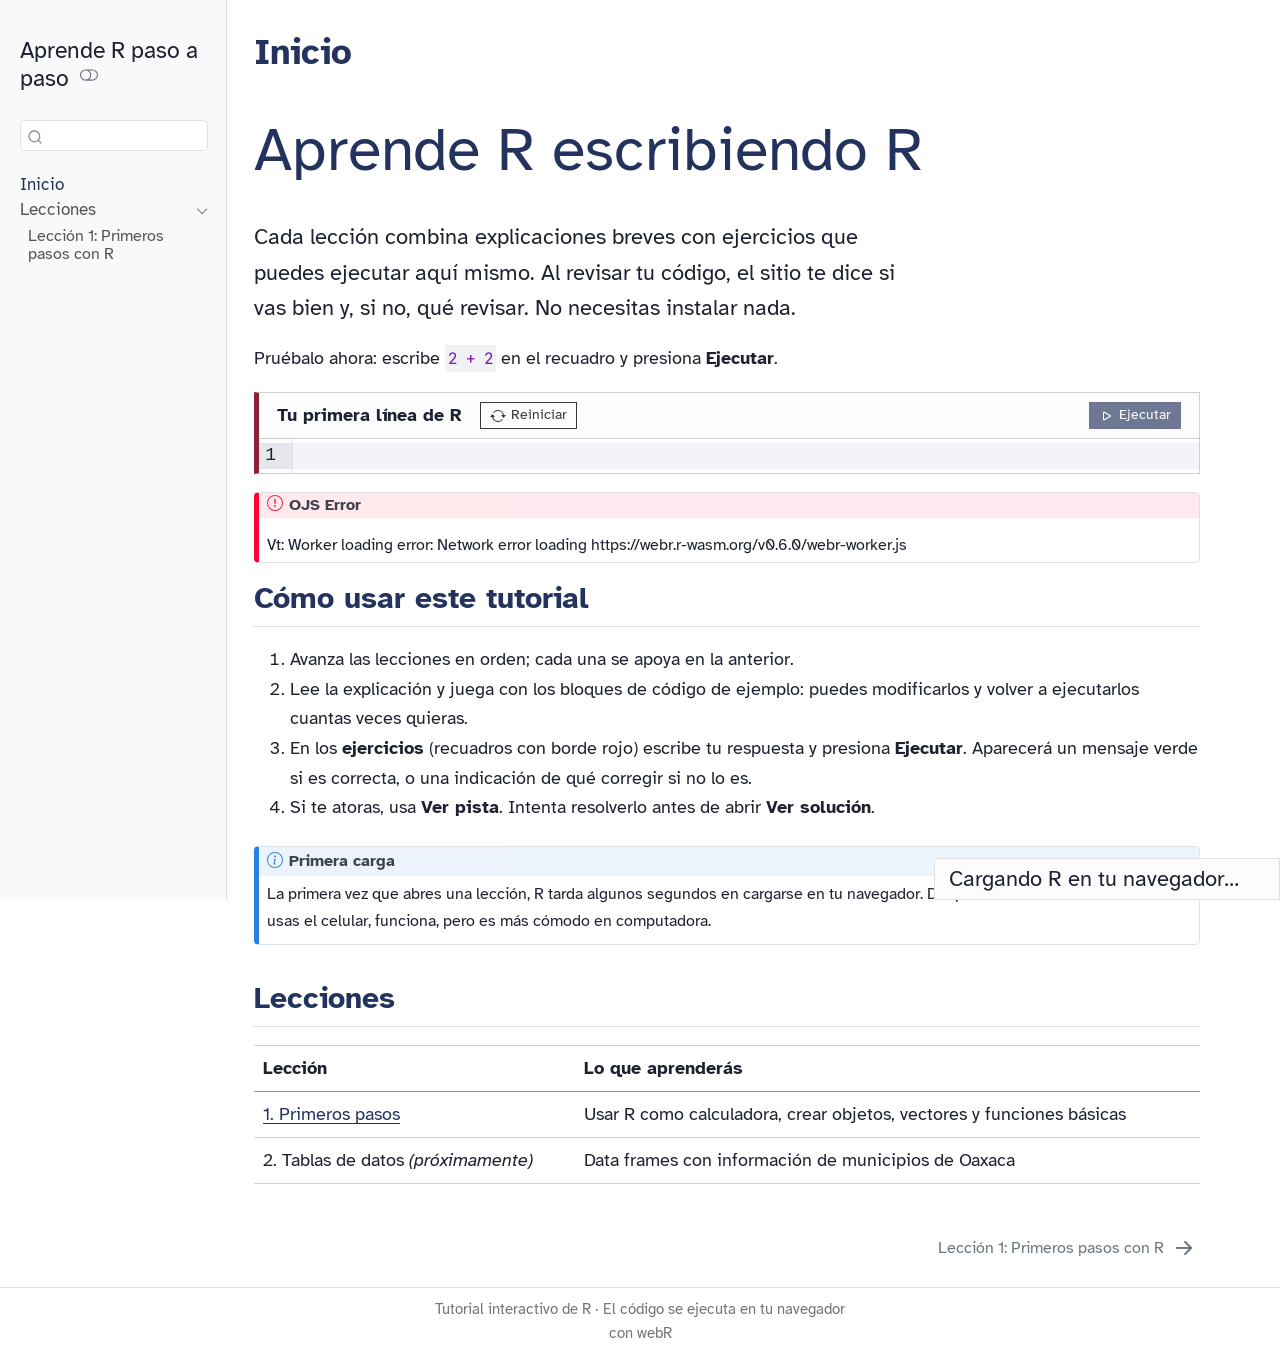
<file: docs/index.html>
<!DOCTYPE html>
<html xmlns="http://www.w3.org/1999/xhtml" lang="es" xml:lang="es"><head>

<meta charset="utf-8">
<meta name="generator" content="quarto-1.10.19">

<meta name="viewport" content="width=device-width, initial-scale=1.0, user-scalable=yes">


<title>Inicio – Aprende R paso a paso</title>
<style>
/* Default styles provided by pandoc.
** See https://pandoc.org/MANUAL.html#variables-for-html for config info.
*/
span.smallcaps{font-variant: small-caps;}
div.columns{display: flex; gap: 1.5em;}
div.column{flex: auto;}
@media screen {
div.columns{gap: min(4vw, 1.5em);}
div.column{overflow-x: auto;}
}
div.hanging-indent{margin-left: 1.5em; text-indent: -1.5em;}
ul.task-list{list-style: none;}
ul.task-list li input[type="checkbox"] {
  width: 0.8em;
  margin: 0 0.8em 0.2em -1em; /* quarto-specific, see https://github.com/quarto-dev/quarto-cli/issues/4556 */ 
  vertical-align: middle;
}
</style>


<script src="site_libs/quarto-nav/quarto-nav.js"></script>
<script src="site_libs/quarto-nav/headroom.min.js"></script>
<script src="site_libs/clipboard/clipboard.min.js"></script>
<script src="site_libs/quarto-search/autocomplete.umd.js"></script>
<script src="site_libs/quarto-search/fuse.min.js"></script>
<script src="site_libs/quarto-search/quarto-search.js"></script>
<meta name="quarto:offset" content="./">
<link href="./lecciones/01-primeros-pasos.html" rel="next">
<script src="site_libs/quarto-html/quarto.js" type="module"></script>
<script src="site_libs/quarto-html/tabsets/tabsets.js" type="module"></script>
<script src="site_libs/quarto-html/popper.min.js"></script>
<script src="site_libs/quarto-html/tippy.umd.min.js"></script>
<script src="site_libs/quarto-html/anchor.min.js"></script>
<link href="site_libs/quarto-html/tippy.css" rel="stylesheet">
<link href="site_libs/quarto-html/quarto-syntax-highlighting-089f80ed6448fea09f9246451c617efd.css" rel="stylesheet" class="quarto-color-scheme" id="quarto-text-highlighting-styles">
<link href="site_libs/quarto-html/quarto-syntax-highlighting-dark-36c7986b2e9a957bc8a5a0d1ad73da5b.css" rel="stylesheet" class="quarto-color-scheme quarto-color-alternate" id="quarto-text-highlighting-styles">
<link href="site_libs/quarto-html/quarto-syntax-highlighting-089f80ed6448fea09f9246451c617efd.css" rel="stylesheet" class="quarto-color-scheme-extra" id="quarto-text-highlighting-styles">
<script src="site_libs/bootstrap/bootstrap.min.js"></script>
<link href="site_libs/bootstrap/bootstrap-icons.css" rel="stylesheet">
<link href="site_libs/bootstrap/bootstrap-ee8feb491802573e0a42137d2b5ffe62.min.css" rel="stylesheet" append-hash="true" class="quarto-color-scheme" id="quarto-bootstrap" data-mode="light">
<link href="site_libs/bootstrap/bootstrap-dark-fbaf2bbdd2fc701f2f72e148ea784303.min.css" rel="stylesheet" append-hash="true" class="quarto-color-scheme quarto-color-alternate" id="quarto-bootstrap" data-mode="dark">
<link href="site_libs/bootstrap/bootstrap-ee8feb491802573e0a42137d2b5ffe62.min.css" rel="stylesheet" append-hash="true" class="quarto-color-scheme-extra" id="quarto-bootstrap" data-mode="light">
<script src="site_libs/quarto-contrib/live-runtime/live-runtime.js" type="module"></script>
<link href="site_libs/quarto-contrib/live-runtime/live-runtime.css" rel="stylesheet">
<script id="quarto-search-options" type="application/json">{
  "location": "sidebar",
  "copy-button": false,
  "collapse-after": 3,
  "panel-placement": "start",
  "type": "textbox",
  "limit": 50,
  "keyboard-shortcut": [
    "f",
    "/",
    "s"
  ],
  "show-item-context": false,
  "language": {
    "search-no-results-text": "No se han encontrado resultados",
    "search-matching-documents-text": "documentos encontrados",
    "search-copy-link-title": "Copiar el enlace en la búsqueda",
    "search-hide-matches-text": "Ocultar resultados adicionales",
    "search-more-match-text": "resultado adicional en este documento",
    "search-more-matches-text": "resultados adicionales en este documento",
    "search-clear-button-title": "Borrar",
    "search-text-placeholder": "",
    "search-detached-cancel-button-title": "Cancelar",
    "search-submit-button-title": "Enviar",
    "search-label": "Buscar"
  }
}</script>
<script type="module" src="site_libs/quarto-ojs/quarto-ojs-runtime.js"></script>
<link href="site_libs/quarto-ojs/quarto-ojs.css" rel="stylesheet">


</head>

<body class="nav-sidebar docked fullcontent quarto-light"><script id="quarto-html-before-body" type="application/javascript">
    const toggleBodyColorMode = (bsSheetEl) => {
      const mode = bsSheetEl.getAttribute("data-mode");
      const bodyEl = window.document.querySelector("body");
      if (mode === "dark") {
        bodyEl.classList.add("quarto-dark");
        bodyEl.classList.remove("quarto-light");
      } else {
        bodyEl.classList.add("quarto-light");
        bodyEl.classList.remove("quarto-dark");
      }
    }
    const toggleBodyColorPrimary = () => {
      const bsSheetEl = window.document.querySelector("link#quarto-bootstrap:not([rel=disabled-stylesheet])");
      if (bsSheetEl) {
        toggleBodyColorMode(bsSheetEl);
      }
    }
    const setColorSchemeToggle = (alternate) => {
      const toggles = window.document.querySelectorAll('.quarto-color-scheme-toggle');
      for (let i=0; i < toggles.length; i++) {
        const toggle = toggles[i];
        if (toggle) {
          if (alternate) {
            toggle.classList.add("alternate");
          } else {
            toggle.classList.remove("alternate");
          }
        }
      }
    };
    const toggleColorMode = (alternate) => {
      // Switch the stylesheets
      const primaryStylesheets = window.document.querySelectorAll('link.quarto-color-scheme:not(.quarto-color-alternate)');
      const alternateStylesheets = window.document.querySelectorAll('link.quarto-color-scheme.quarto-color-alternate');
      manageTransitions('#quarto-margin-sidebar .nav-link', false);
      if (alternate) {
        // note: dark is layered on light, we don't disable primary!
        enableStylesheet(alternateStylesheets);
        for (const sheetNode of alternateStylesheets) {
          if (sheetNode.id === "quarto-bootstrap") {
            toggleBodyColorMode(sheetNode);
          }
        }
      } else {
        disableStylesheet(alternateStylesheets);
        enableStylesheet(primaryStylesheets)
        toggleBodyColorPrimary();
      }
      manageTransitions('#quarto-margin-sidebar .nav-link', true);
      // Switch the toggles
      setColorSchemeToggle(alternate)
      // Hack to workaround the fact that safari doesn't
      // properly recolor the scrollbar when toggling (#1455)
      if (navigator.userAgent.indexOf('Safari') > 0 && navigator.userAgent.indexOf('Chrome') == -1) {
        manageTransitions("body", false);
        window.scrollTo(0, 1);
        setTimeout(() => {
          window.scrollTo(0, 0);
          manageTransitions("body", true);
        }, 40);
      }
    }
    const disableStylesheet = (stylesheets) => {
      for (let i=0; i < stylesheets.length; i++) {
        const stylesheet = stylesheets[i];
        stylesheet.rel = 'disabled-stylesheet';
      }
    }
    const enableStylesheet = (stylesheets) => {
      for (let i=0; i < stylesheets.length; i++) {
        const stylesheet = stylesheets[i];
        if(stylesheet.rel !== 'stylesheet') { // for Chrome, which will still FOUC without this check
          stylesheet.rel = 'stylesheet';
        }
      }
    }
    const manageTransitions = (selector, allowTransitions) => {
      const els = window.document.querySelectorAll(selector);
      for (let i=0; i < els.length; i++) {
        const el = els[i];
        if (allowTransitions) {
          el.classList.remove('notransition');
        } else {
          el.classList.add('notransition');
        }
      }
    }
    const isFileUrl = () => {
      return window.location.protocol === 'file:';
    }
    const hasAlternateSentinel = () => {
      let styleSentinel = getColorSchemeSentinel();
      if (styleSentinel !== null) {
        return styleSentinel === "alternate";
      } else {
        return false;
      }
    }
    const setStyleSentinel = (alternate) => {
      const value = alternate ? "alternate" : "default";
      if (!isFileUrl()) {
        window.localStorage.setItem("quarto-color-scheme", value);
      } else {
        localAlternateSentinel = value;
      }
    }
    const getColorSchemeSentinel = () => {
      if (!isFileUrl()) {
        const storageValue = window.localStorage.getItem("quarto-color-scheme");
        return storageValue != null ? storageValue : localAlternateSentinel;
      } else {
        return localAlternateSentinel;
      }
    }
    const toggleGiscusIfUsed = (isAlternate, darkModeDefault) => {
      const baseTheme = document.querySelector('#giscus-base-theme')?.value ?? 'light';
      const alternateTheme = document.querySelector('#giscus-alt-theme')?.value ?? 'dark';
      let newTheme = '';
      if(authorPrefersDark) {
        newTheme = isAlternate ? baseTheme : alternateTheme;
      } else {
        newTheme = isAlternate ? alternateTheme : baseTheme;
      }
      const changeGiscusTheme = () => {
        // From: https://github.com/giscus/giscus/issues/336
        const sendMessage = (message) => {
          const iframe = document.querySelector('iframe.giscus-frame');
          if (!iframe) return;
          iframe.contentWindow.postMessage({ giscus: message }, 'https://giscus.app');
        }
        sendMessage({
          setConfig: {
            theme: newTheme
          }
        });
      }
      const isGiscussLoaded = window.document.querySelector('iframe.giscus-frame') !== null;
      if (isGiscussLoaded) {
        changeGiscusTheme();
      }
    };
    const authorPrefersDark = false;
    const darkModeDefault = authorPrefersDark;
      document.querySelector('link#quarto-text-highlighting-styles.quarto-color-scheme-extra').rel = 'disabled-stylesheet';
      document.querySelector('link#quarto-bootstrap.quarto-color-scheme-extra').rel = 'disabled-stylesheet';
    let localAlternateSentinel = darkModeDefault ? 'alternate' : 'default';
    // Dark / light mode switch
    window.quartoToggleColorScheme = () => {
      // Read the current dark / light value
      let toAlternate = !hasAlternateSentinel();
      toggleColorMode(toAlternate);
      setStyleSentinel(toAlternate);
      toggleGiscusIfUsed(toAlternate, darkModeDefault);
      window.dispatchEvent(new Event('resize'));
    };
    // Switch to dark mode if need be
    if (hasAlternateSentinel()) {
      toggleColorMode(true);
    } else {
      toggleColorMode(false);
    }
  </script>

<div id="quarto-search-results"></div>
  <header id="quarto-header" class="headroom fixed-top">
  <nav class="quarto-secondary-nav">
    <div class="container-fluid d-flex">
      <button type="button" class="quarto-btn-toggle btn" data-bs-toggle="collapse" role="button" data-bs-target=".quarto-sidebar-collapse-item" aria-controls="quarto-sidebar" aria-expanded="false" aria-label="Alternar barra lateral" onclick="if (window.quartoToggleHeadroom) { window.quartoToggleHeadroom(); }">
        <i class="bi bi-layout-text-sidebar-reverse"></i>
      </button>
        <nav class="quarto-page-breadcrumbs" aria-label="breadcrumb"><ol class="breadcrumb"><li class="breadcrumb-item"><a href="./index.html">Inicio</a></li></ol></nav>
        <a class="flex-grow-1" role="navigation" data-bs-toggle="collapse" data-bs-target=".quarto-sidebar-collapse-item" aria-controls="quarto-sidebar" aria-expanded="false" aria-label="Alternar barra lateral" onclick="if (window.quartoToggleHeadroom) { window.quartoToggleHeadroom(); }">      
        </a>
      <button type="button" class="btn quarto-search-button" aria-label="Buscar" onclick="window.quartoOpenSearch();">
        <i class="bi bi-search"></i>
      </button>
    </div>
  </nav>
</header>
<!-- content -->
<div id="quarto-content" class="quarto-container page-columns page-rows-contents page-layout-article">
<!-- sidebar -->
  <nav id="quarto-sidebar" class="sidebar collapse collapse-horizontal quarto-sidebar-collapse-item sidebar-navigation docked overflow-auto">
    <div class="pt-lg-2 mt-2 text-left sidebar-header">
    <div class="sidebar-title mb-0 py-0">
      <a href="./">Aprende R paso a paso</a> 
        <div class="sidebar-tools-main">
  <a href="" class="quarto-color-scheme-toggle quarto-navigation-tool  px-1" onclick="window.quartoToggleColorScheme(); return false;" title="Alternar modo oscuro"><i class="bi"></i></a>
</div>
    </div>
      </div>
        <div class="mt-2 flex-shrink-0 align-items-center">
        <div class="sidebar-search">
        <div id="quarto-search" class="" title="Buscar"></div>
        </div>
        </div>
    <div class="sidebar-menu-container"> 
    <ul class="list-unstyled mt-1">
        <li class="sidebar-item">
  <div class="sidebar-item-container"> 
  <a href="./index.html" class="sidebar-item-text sidebar-link active">
 <span class="menu-text">Inicio</span></a>
  </div>
</li>
        <li class="sidebar-item sidebar-item-section">
      <div class="sidebar-item-container"> 
            <a class="sidebar-item-text sidebar-link text-start" data-bs-toggle="collapse" data-bs-target="#quarto-sidebar-section-1" role="navigation" aria-expanded="true">
 <span class="menu-text">Lecciones</span></a>
          <a class="sidebar-item-toggle text-start" data-bs-toggle="collapse" data-bs-target="#quarto-sidebar-section-1" role="navigation" aria-expanded="true" aria-label="Alternar sección">
            <i class="bi bi-chevron-right ms-2"></i>
          </a> 
      </div>
      <ul id="quarto-sidebar-section-1" class="collapse list-unstyled sidebar-section depth1 show">  
          <li class="sidebar-item">
  <div class="sidebar-item-container"> 
  <a href="./lecciones/01-primeros-pasos.html" class="sidebar-item-text sidebar-link">
 <span class="menu-text">Lección 1: Primeros pasos con R</span></a>
  </div>
</li>
      </ul>
  </li>
    </ul>
    </div>
</nav>
<div id="quarto-sidebar-glass" class="quarto-sidebar-collapse-item" data-bs-toggle="collapse" data-bs-target=".quarto-sidebar-collapse-item"></div>
<!-- margin-sidebar -->
    
<!-- main -->
<main class="content" id="quarto-document-content"><header id="title-block-header" class="quarto-title-block"><h1 class="title display-7">Inicio</h1></header>


<header id="title-block-header">


</header>


<div class="titulo-portada">
<p>Aprende R escribiendo R</p>
</div>
<div class="subtitulo-portada">
<p>Cada lección combina explicaciones breves con ejercicios que puedes ejecutar aquí mismo. Al revisar tu código, el sitio te dice si vas bien y, si no, qué revisar. No necesitas instalar nada.</p>
</div>
<p>Pruébalo ahora: escribe <code>2 + 2</code> en el recuadro y presiona <strong>Ejecutar</strong>.</p>
<div class="cell" data-caption="Tu primera línea de R">
<div>
<div id="webr-1" class="exercise-cell">

</div>
<script type="webr-1-contents">
eyJhdHRyIjp7ImNhcHRpb24iOiJUdSBwcmltZXJhIGzDrW5lYSBkZSBSIiwiZWRpdCI6dHJ1ZSwiZXZhbCI6dHJ1ZX0sImNvZGUiOiIifQ==
</script>
</div>
</div>
<section id="cómo-usar-este-tutorial" class="level2">
<h2 class="anchored" data-anchor-id="cómo-usar-este-tutorial">Cómo usar este tutorial</h2>
<ol type="1">
<li>Avanza las lecciones en orden; cada una se apoya en la anterior.</li>
<li>Lee la explicación y juega con los bloques de código de ejemplo: puedes modificarlos y volver a ejecutarlos cuantas veces quieras.</li>
<li>En los <strong>ejercicios</strong> (recuadros con borde rojo) escribe tu respuesta y presiona <strong>Ejecutar</strong>. Aparecerá un mensaje verde si es correcta, o una indicación de qué corregir si no lo es.</li>
<li>Si te atoras, usa <strong>Ver pista</strong>. Intenta resolverlo antes de abrir <strong>Ver solución</strong>.</li>
</ol>
<div class="callout callout-style-default callout-note callout-titled">
<div class="callout-header d-flex align-content-center">
<div class="callout-icon-container">
<i class="callout-icon"></i>
</div>
<div class="callout-title-container flex-fill">
<span class="screen-reader-only">Nota</span>Primera carga
</div>
</div>
<div class="callout-body-container callout-body">
<p>La primera vez que abres una lección, R tarda algunos segundos en cargarse en tu navegador. Después funciona de inmediato. Si usas el celular, funciona, pero es más cómodo en computadora.</p>
</div>
</div>
</section>
<section id="lecciones" class="level2">
<h2 class="anchored" data-anchor-id="lecciones">Lecciones</h2>
<table class="caption-top table">
<thead>
<tr class="header">
<th style="text-align: left;">Lección</th>
<th style="text-align: left;">Lo que aprenderás</th>
</tr>
</thead>
<tbody>
<tr class="odd">
<td style="text-align: left;"><a href="./lecciones/01-primeros-pasos.html">1. Primeros pasos</a></td>
<td style="text-align: left;">Usar R como calculadora, crear objetos, vectores y funciones básicas</td>
</tr>
<tr class="even">
<td style="text-align: left;">2. Tablas de datos <em>(próximamente)</em></td>
<td style="text-align: left;">Data frames con información de municipios de Oaxaca</td>
</tr>
</tbody>
</table>


<script type="webr-data">
eyJvcHRpb25zIjp7ImJhc2VVcmwiOiJodHRwczovL3dlYnIuci13YXNtLm9yZy92MC42LjAvIn0sInBhY2thZ2VzIjp7InBrZ3MiOlsiZXZhbHVhdGUiLCJrbml0ciIsImh0bWx0b29scyJdLCJyZXBvcyI6W119LCJyZW5kZXJfZGYiOiJkZWZhdWx0In0=
</script>
<script type="ojs-module-contents">
[base64]
</script>
<div id="exercise-loading-indicator" class="exercise-loading-indicator d-none d-flex align-items-center gap-2">
<div id="exercise-loading-status" class="d-flex gap-2">

</div>
<div class="spinner-grow spinner-grow-sm">

</div>
</div>
<script type="vfs-file">
W10=
</script>
</section>

</main> <!-- /main -->
<!--
  Traduce al español los textos de los botones y mensajes de quarto-live,
  que vienen en inglés de origen. Si quieres cambiar algún texto,
  edita el diccionario TRADUCCIONES.
-->
<script>
(function () {
  const TRADUCCIONES = [
    [/^Run Code$/, "Ejecutar"],
    [/^Start Over$/, "Reiniciar"],
    [/^Show Hint$/, "Ver pista"],
    [/^Next Hint$/, "Siguiente pista"],
    [/^Show Solution$/, "Ver solución"],
    [/^R Code$/, "Código R"],
    [/^Exercise$/, "Ejercicio"],
    [/^Downloading webR$/, "Cargando R en tu navegador…"],
    [/^Installing webR shims$/, "Preparando R…"],
    [/^Downloading package: (.+)$/, "Descargando paquete: $1"],
    [/^Downloading resource: (.+)$/, "Descargando archivo: $1"],
    [/^Please replace ______ with valid code\.$/, "Sustituye los espacios ______ por tu código."]
  ];

  function traducirTexto(texto) {
    const limpio = texto.trim();
    for (const [patron, reemplazo] of TRADUCCIONES) {
      if (patron.test(limpio)) return limpio.replace(patron, reemplazo);
    }
    return null;
  }

  function traducirNodo(raiz) {
    const recorrido = document.createTreeWalker(raiz, NodeFilter.SHOW_TEXT);
    let nodo;
    while ((nodo = recorrido.nextNode())) {
      const nuevo = traducirTexto(nodo.nodeValue);
      if (nuevo !== null && nuevo !== nodo.nodeValue) nodo.nodeValue = nuevo;
    }
    if (raiz.querySelectorAll) {
      raiz.querySelectorAll("[aria-label]").forEach((el) => {
        const nuevo = traducirTexto(el.getAttribute("aria-label"));
        if (nuevo !== null) el.setAttribute("aria-label", nuevo);
      });
    }
  }

  const observador = new MutationObserver((cambios) => {
    for (const cambio of cambios) {
      if (cambio.type === "characterData") {
        const nuevo = traducirTexto(cambio.target.nodeValue);
        if (nuevo !== null && nuevo !== cambio.target.nodeValue) cambio.target.nodeValue = nuevo;
      } else {
        cambio.addedNodes.forEach((n) => {
          if (n.nodeType === Node.TEXT_NODE) {
            const nuevo = traducirTexto(n.nodeValue);
            if (nuevo !== null && nuevo !== n.nodeValue) n.nodeValue = nuevo;
          } else if (n.nodeType === Node.ELEMENT_NODE) {
            traducirNodo(n);
          }
        });
      }
    }
  });

  document.addEventListener("DOMContentLoaded", () => {
    traducirNodo(document.body);
    observador.observe(document.body, { childList: true, subtree: true, characterData: true });
  });
})();
</script>
<script type="ojs-module-contents">
eyJjb250ZW50cyI6W119
</script>
<script type="module">
if (window.location.protocol === "file:") { alert("The OJS runtime does not work with file:// URLs. Please use a web server to view this document."); }
window._ojs.paths.runtimeToDoc = "../..";
window._ojs.paths.runtimeToRoot = "../..";
window._ojs.paths.docToRoot = "";
window._ojs.selfContained = false;
window._ojs.runtime.interpretFromScriptTags();
</script>
<script id="quarto-html-after-body" type="application/javascript">
  window.document.addEventListener("DOMContentLoaded", function (event) {
    // Ensure there is a toggle, if there isn't float one in the top right
    if (window.document.querySelector('.quarto-color-scheme-toggle') === null) {
      const a = window.document.createElement('a');
      a.classList.add('top-right');
      a.classList.add('quarto-color-scheme-toggle');
      a.href = "";
      a.onclick = function() { try { window.quartoToggleColorScheme(); } catch {} return false; };
      const i = window.document.createElement("i");
      i.classList.add('bi');
      a.appendChild(i);
      window.document.body.appendChild(a);
    }
    setColorSchemeToggle(hasAlternateSentinel())
    const icon = "";
    const anchorJS = new window.AnchorJS();
    anchorJS.options = {
      placement: 'right',
      icon: icon
    };
    anchorJS.add('.anchored');
    const isCodeAnnotation = (el) => {
      for (const clz of el.classList) {
        if (clz.startsWith('code-annotation-')) {                     
          return true;
        }
      }
      return false;
    }
    const onCopySuccess = function(e) {
      // button target
      const button = e.trigger;
      // don't keep focus
      button.blur();
      // flash "checked"
      button.classList.add('code-copy-button-checked');
      var currentTitle = button.getAttribute("title");
      button.setAttribute("title", "Copiado");
      let tooltip;
      if (window.bootstrap) {
        button.setAttribute("data-bs-toggle", "tooltip");
        button.setAttribute("data-bs-placement", "left");
        button.setAttribute("data-bs-title", "Copiado");
        tooltip = new bootstrap.Tooltip(button, 
          { trigger: "manual", 
            customClass: "code-copy-button-tooltip",
            offset: [0, -8]});
        tooltip.show();    
      }
      setTimeout(function() {
        if (tooltip) {
          tooltip.hide();
          button.removeAttribute("data-bs-title");
          button.removeAttribute("data-bs-toggle");
          button.removeAttribute("data-bs-placement");
        }
        button.setAttribute("title", currentTitle);
        button.classList.remove('code-copy-button-checked');
      }, 1000);
      // clear code selection
      e.clearSelection();
    }
    const getTextToCopy = function(trigger) {
      const outerScaffold = trigger.parentElement.cloneNode(true);
      const codeEl = outerScaffold.querySelector('code');
      for (const childEl of codeEl.children) {
        if (isCodeAnnotation(childEl)) {
          childEl.remove();
        }
      }
      return codeEl.innerText;
    }
    const clipboard = new window.ClipboardJS('.code-copy-button:not([data-in-quarto-modal])', {
      text: getTextToCopy
    });
    clipboard.on('success', onCopySuccess);
    if (window.document.getElementById('quarto-embedded-source-code-modal')) {
      const clipboardModal = new window.ClipboardJS('.code-copy-button[data-in-quarto-modal]', {
        text: getTextToCopy,
        container: window.document.getElementById('quarto-embedded-source-code-modal')
      });
      clipboardModal.on('success', onCopySuccess);
    }
      var localhostRegex = new RegExp(/^(?:http|https):\/\/localhost\:?[0-9]*\//);
      var mailtoRegex = new RegExp(/^mailto:/);
        var filterRegex = new RegExp('/' + window.location.host + '/');
      var isInternal = (href) => {
          return filterRegex.test(href) || localhostRegex.test(href) || mailtoRegex.test(href);
      }
      // Inspect non-navigation links and adorn them if external
     var links = window.document.querySelectorAll('a[href]:not(.nav-link):not(.navbar-brand):not(.toc-action):not(.sidebar-link):not(.sidebar-item-toggle):not(.pagination-link):not(.no-external):not([aria-hidden]):not(.dropdown-item):not(.quarto-navigation-tool):not(.about-link)');
      for (var i=0; i<links.length; i++) {
        const link = links[i];
        if (!isInternal(link.href)) {
          // undo the damage that might have been done by quarto-nav.js in the case of
          // links that we want to consider external
          if (link.dataset.originalHref !== undefined) {
            link.href = link.dataset.originalHref;
          }
        }
      }
    function tippyHover(el, contentFn, onTriggerFn, onUntriggerFn) {
      const config = {
        allowHTML: true,
        maxWidth: 500,
        delay: 100,
        arrow: false,
        appendTo: function(el) {
            return el.parentElement;
        },
        interactive: true,
        interactiveBorder: 10,
        theme: 'quarto',
        placement: 'bottom-start',
      };
      if (contentFn) {
        config.content = contentFn;
      }
      if (onTriggerFn) {
        config.onTrigger = onTriggerFn;
      }
      if (onUntriggerFn) {
        config.onUntrigger = onUntriggerFn;
      }
      window.tippy(el, config); 
    }
    const noterefs = window.document.querySelectorAll('a[role="doc-noteref"]');
    for (var i=0; i<noterefs.length; i++) {
      const ref = noterefs[i];
      tippyHover(ref, function() {
        // use id or data attribute instead here
        let href = ref.getAttribute('data-footnote-href') || ref.getAttribute('href');
        try { href = new URL(href).hash; } catch {}
        const id = href.replace(/^#\/?/, "");
        const note = window.document.getElementById(id);
        if (note) {
          return note.innerHTML;
        } else {
          return "";
        }
      });
    }
    const xrefs = window.document.querySelectorAll('a.quarto-xref');
    const processXRef = (id, note) => {
      // Strip column container classes
      const stripColumnClz = (el) => {
        el.classList.remove("page-full", "page-columns");
        if (el.children) {
          for (const child of el.children) {
            stripColumnClz(child);
          }
        }
      }
      stripColumnClz(note)
      if (id === null || id.startsWith('sec-')) {
        // Special case sections, only their first couple elements
        const container = document.createElement("div");
        if (note.children && note.children.length > 2) {
          container.appendChild(note.children[0].cloneNode(true));
          for (let i = 1; i < note.children.length; i++) {
            const child = note.children[i];
            if (child.tagName === "P" && child.innerText === "") {
              continue;
            } else {
              container.appendChild(child.cloneNode(true));
              break;
            }
          }
          if (window.Quarto?.typesetMath) {
            window.Quarto.typesetMath(container);
          }
          return container.innerHTML
        } else {
          if (window.Quarto?.typesetMath) {
            window.Quarto.typesetMath(note);
          }
          return note.innerHTML;
        }
      } else {
        // Remove any anchor links if they are present
        const anchorLink = note.querySelector('a.anchorjs-link');
        if (anchorLink) {
          anchorLink.remove();
        }
        if (window.Quarto?.typesetMath) {
          window.Quarto.typesetMath(note);
        }
        if (note.classList.contains("callout")) {
          return note.outerHTML;
        } else {
          return note.innerHTML;
        }
      }
    }
    for (var i=0; i<xrefs.length; i++) {
      const xref = xrefs[i];
      tippyHover(xref, undefined, function(instance) {
        instance.disable();
        let url = xref.getAttribute('href');
        let hash = undefined; 
        if (url.startsWith('#')) {
          hash = url;
        } else {
          try { hash = new URL(url).hash; } catch {}
        }
        if (hash) {
          const id = hash.replace(/^#\/?/, "");
          const note = window.document.getElementById(id);
          if (note !== null) {
            try {
              const html = processXRef(id, note.cloneNode(true));
              instance.setContent(html);
            } finally {
              instance.enable();
              instance.show();
            }
          } else {
            // See if we can fetch this
            fetch(url.split('#')[0])
            .then(res => res.text())
            .then(html => {
              const parser = new DOMParser();
              const htmlDoc = parser.parseFromString(html, "text/html");
              const note = htmlDoc.getElementById(id);
              if (note !== null) {
                const html = processXRef(id, note);
                instance.setContent(html);
              } 
            }).finally(() => {
              instance.enable();
              instance.show();
            });
          }
        } else {
          // See if we can fetch a full url (with no hash to target)
          // This is a special case and we should probably do some content thinning / targeting
          fetch(url)
          .then(res => res.text())
          .then(html => {
            const parser = new DOMParser();
            const htmlDoc = parser.parseFromString(html, "text/html");
            const note = htmlDoc.querySelector('main.content');
            if (note !== null) {
              // This should only happen for chapter cross references
              // (since there is no id in the URL)
              // remove the first header
              if (note.children.length > 0 && note.children[0].tagName === "HEADER") {
                note.children[0].remove();
              }
              const html = processXRef(null, note);
              instance.setContent(html);
            } 
          }).finally(() => {
            instance.enable();
            instance.show();
          });
        }
      }, function(instance) {
      });
    }
        let selectedAnnoteEl;
        const selectorForAnnotation = ( cell, annotation) => {
          let cellAttr = 'data-code-cell="' + cell + '"';
          let lineAttr = 'data-code-annotation="' +  annotation + '"';
          const selector = 'span[' + cellAttr + '][' + lineAttr + ']';
          return selector;
        }
        const selectCodeLines = (annoteEl) => {
          const doc = window.document;
          const targetCell = annoteEl.getAttribute("data-target-cell");
          const targetAnnotation = annoteEl.getAttribute("data-target-annotation");
          const annoteSpan = window.document.querySelector(selectorForAnnotation(targetCell, targetAnnotation));
          const lines = annoteSpan.getAttribute("data-code-lines").split(",");
          const lineIds = lines.map((line) => {
            return targetCell + "-" + line;
          })
          let top = null;
          let height = null;
          let parent = null;
          if (lineIds.length > 0) {
              //compute the position of the single el (top and bottom and make a div)
              const el = window.document.getElementById(lineIds[0]);
              top = el.offsetTop;
              height = el.offsetHeight;
              parent = el.parentElement.parentElement;
            if (lineIds.length > 1) {
              const lastEl = window.document.getElementById(lineIds[lineIds.length - 1]);
              const bottom = lastEl.offsetTop + lastEl.offsetHeight;
              height = bottom - top;
            }
            if (top !== null && height !== null && parent !== null) {
              // cook up a div (if necessary) and position it 
              let div = window.document.getElementById("code-annotation-line-highlight");
              if (div === null) {
                div = window.document.createElement("div");
                div.setAttribute("id", "code-annotation-line-highlight");
                div.style.position = 'absolute';
                parent.appendChild(div);
              }
              div.style.top = top - 2 + "px";
              div.style.height = height + 4 + "px";
              div.style.left = 0;
              let gutterDiv = window.document.getElementById("code-annotation-line-highlight-gutter");
              if (gutterDiv === null) {
                gutterDiv = window.document.createElement("div");
                gutterDiv.setAttribute("id", "code-annotation-line-highlight-gutter");
                gutterDiv.style.position = 'absolute';
                const codeCell = window.document.getElementById(targetCell);
                const gutter = codeCell.querySelector('.code-annotation-gutter');
                gutter.appendChild(gutterDiv);
              }
              gutterDiv.style.top = top - 2 + "px";
              gutterDiv.style.height = height + 4 + "px";
            }
            selectedAnnoteEl = annoteEl;
          }
        };
        const unselectCodeLines = () => {
          const elementsIds = ["code-annotation-line-highlight", "code-annotation-line-highlight-gutter"];
          elementsIds.forEach((elId) => {
            const div = window.document.getElementById(elId);
            if (div) {
              div.remove();
            }
          });
          selectedAnnoteEl = undefined;
        };
          // Handle positioning of the toggle
      window.addEventListener(
        "resize",
        throttle(() => {
          elRect = undefined;
          if (selectedAnnoteEl) {
            selectCodeLines(selectedAnnoteEl);
          }
        }, 10)
      );
      function throttle(fn, ms) {
      let throttle = false;
      let timer;
        return (...args) => {
          if(!throttle) { // first call gets through
              fn.apply(this, args);
              throttle = true;
          } else { // all the others get throttled
              if(timer) clearTimeout(timer); // cancel #2
              timer = setTimeout(() => {
                fn.apply(this, args);
                timer = throttle = false;
              }, ms);
          }
        };
      }
        // Attach click handler to the DT
        const annoteDls = window.document.querySelectorAll('dt[data-target-cell]');
        for (const annoteDlNode of annoteDls) {
          annoteDlNode.addEventListener('click', (event) => {
            const clickedEl = event.target;
            if (clickedEl !== selectedAnnoteEl) {
              unselectCodeLines();
              const activeEl = window.document.querySelector('dt[data-target-cell].code-annotation-active');
              if (activeEl) {
                activeEl.classList.remove('code-annotation-active');
              }
              selectCodeLines(clickedEl);
              clickedEl.classList.add('code-annotation-active');
            } else {
              // Unselect the line
              unselectCodeLines();
              clickedEl.classList.remove('code-annotation-active');
            }
          });
        }
    const findCites = (el) => {
      const parentEl = el.parentElement;
      if (parentEl) {
        const cites = parentEl.dataset.cites;
        if (cites) {
          return {
            el,
            cites: cites.split(' ')
          };
        } else {
          return findCites(el.parentElement)
        }
      } else {
        return undefined;
      }
    };
    var bibliorefs = window.document.querySelectorAll('a[role="doc-biblioref"]');
    for (var i=0; i<bibliorefs.length; i++) {
      const ref = bibliorefs[i];
      const citeInfo = findCites(ref);
      if (citeInfo) {
        tippyHover(citeInfo.el, function() {
          var popup = window.document.createElement('div');
          citeInfo.cites.forEach(function(cite) {
            var citeDiv = window.document.createElement('div');
            citeDiv.classList.add('hanging-indent');
            citeDiv.classList.add('csl-entry');
            var biblioDiv = window.document.getElementById('ref-' + cite);
            if (biblioDiv) {
              citeDiv.innerHTML = biblioDiv.innerHTML;
            }
            popup.appendChild(citeDiv);
          });
          return popup.innerHTML;
        });
      }
    }
  });
  </script>
<nav class="page-navigation">
  <div class="nav-page nav-page-previous">
  </div>
  <div class="nav-page nav-page-next">
      <a href="./lecciones/01-primeros-pasos.html" class="pagination-link" aria-label="Lección 1: Primeros pasos con R">
        <span class="nav-page-text">Lección 1: Primeros pasos con R</span> <i class="bi bi-arrow-right-short"></i>
      </a>
  </div>
</nav>
</div> <!-- /content -->
<footer class="footer">
  <div class="nav-footer">
    <div class="nav-footer-left">
      &nbsp;
    </div>   
    <div class="nav-footer-center">
<p>Tutorial interactivo de R · El código se ejecuta en tu navegador con webR</p>
</div>
    <div class="nav-footer-right">
      &nbsp;
    </div>
  </div>
</footer>




</body></html>
</file>
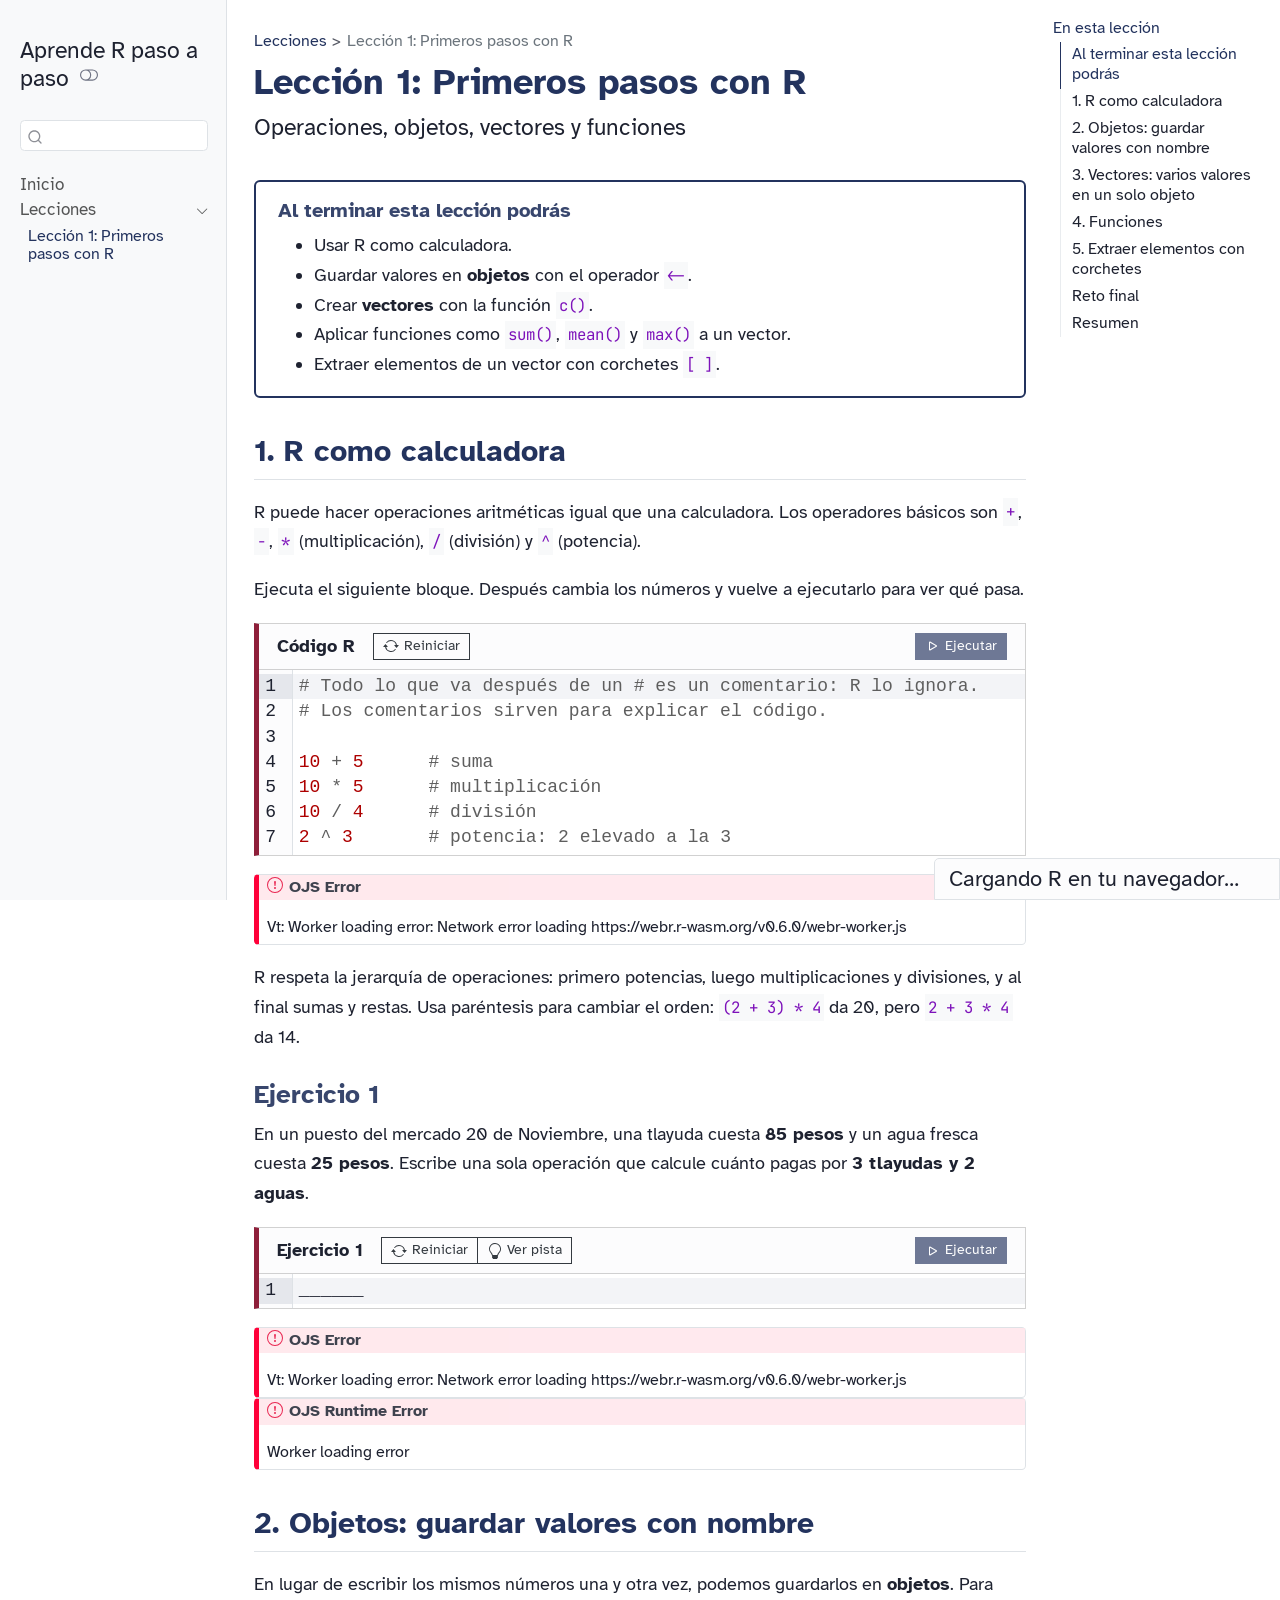
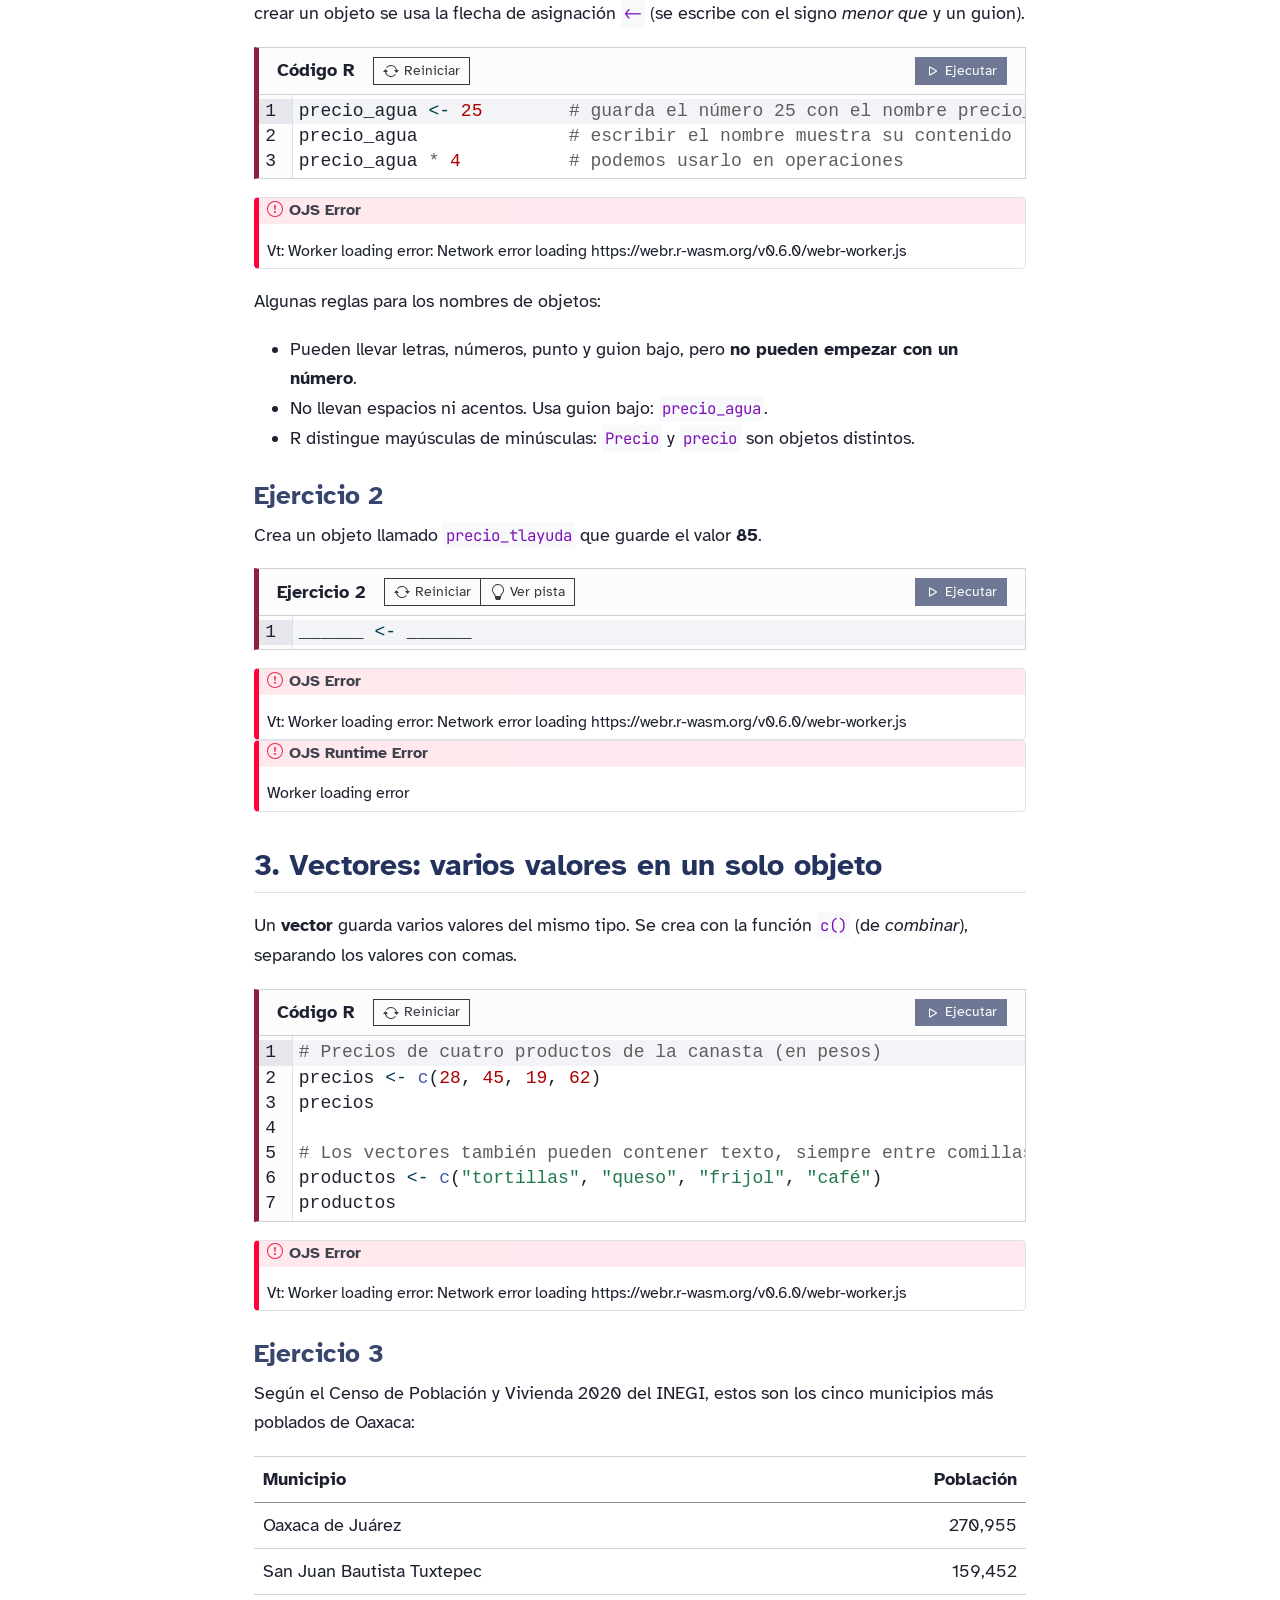
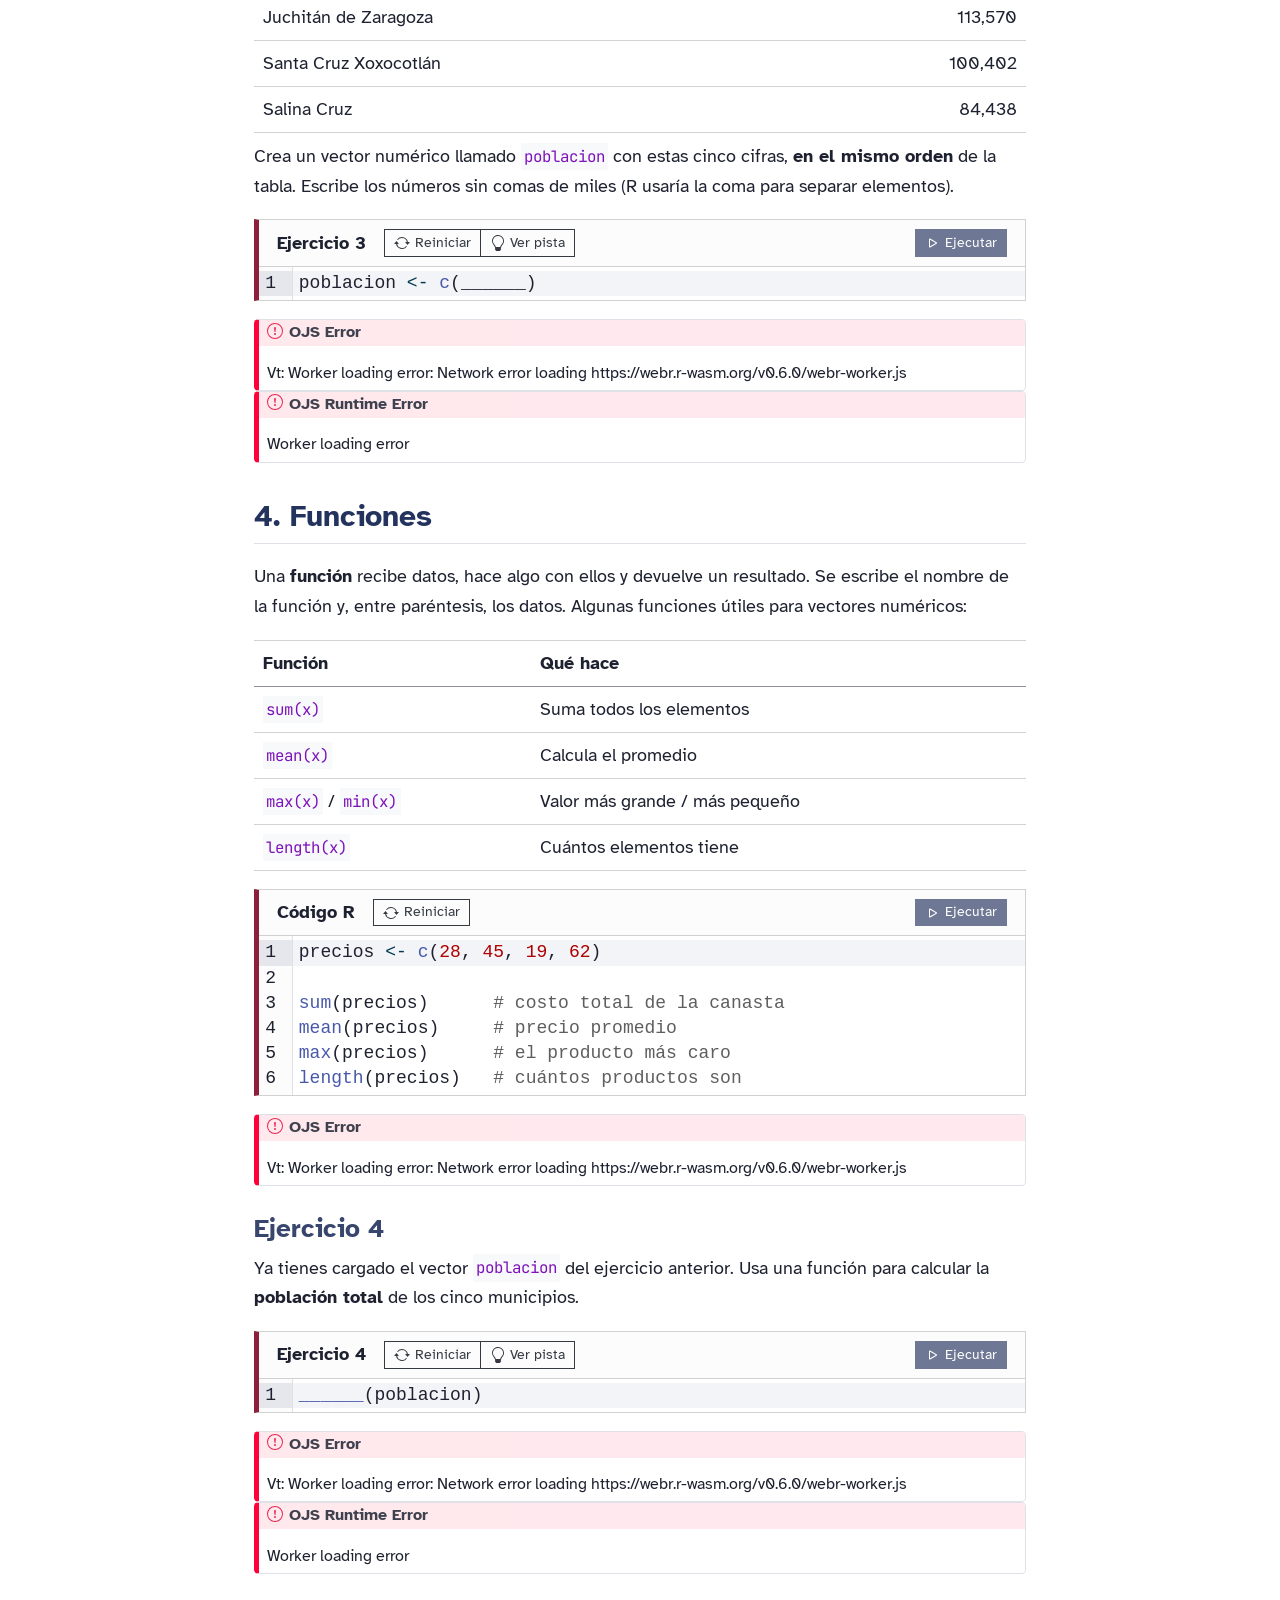
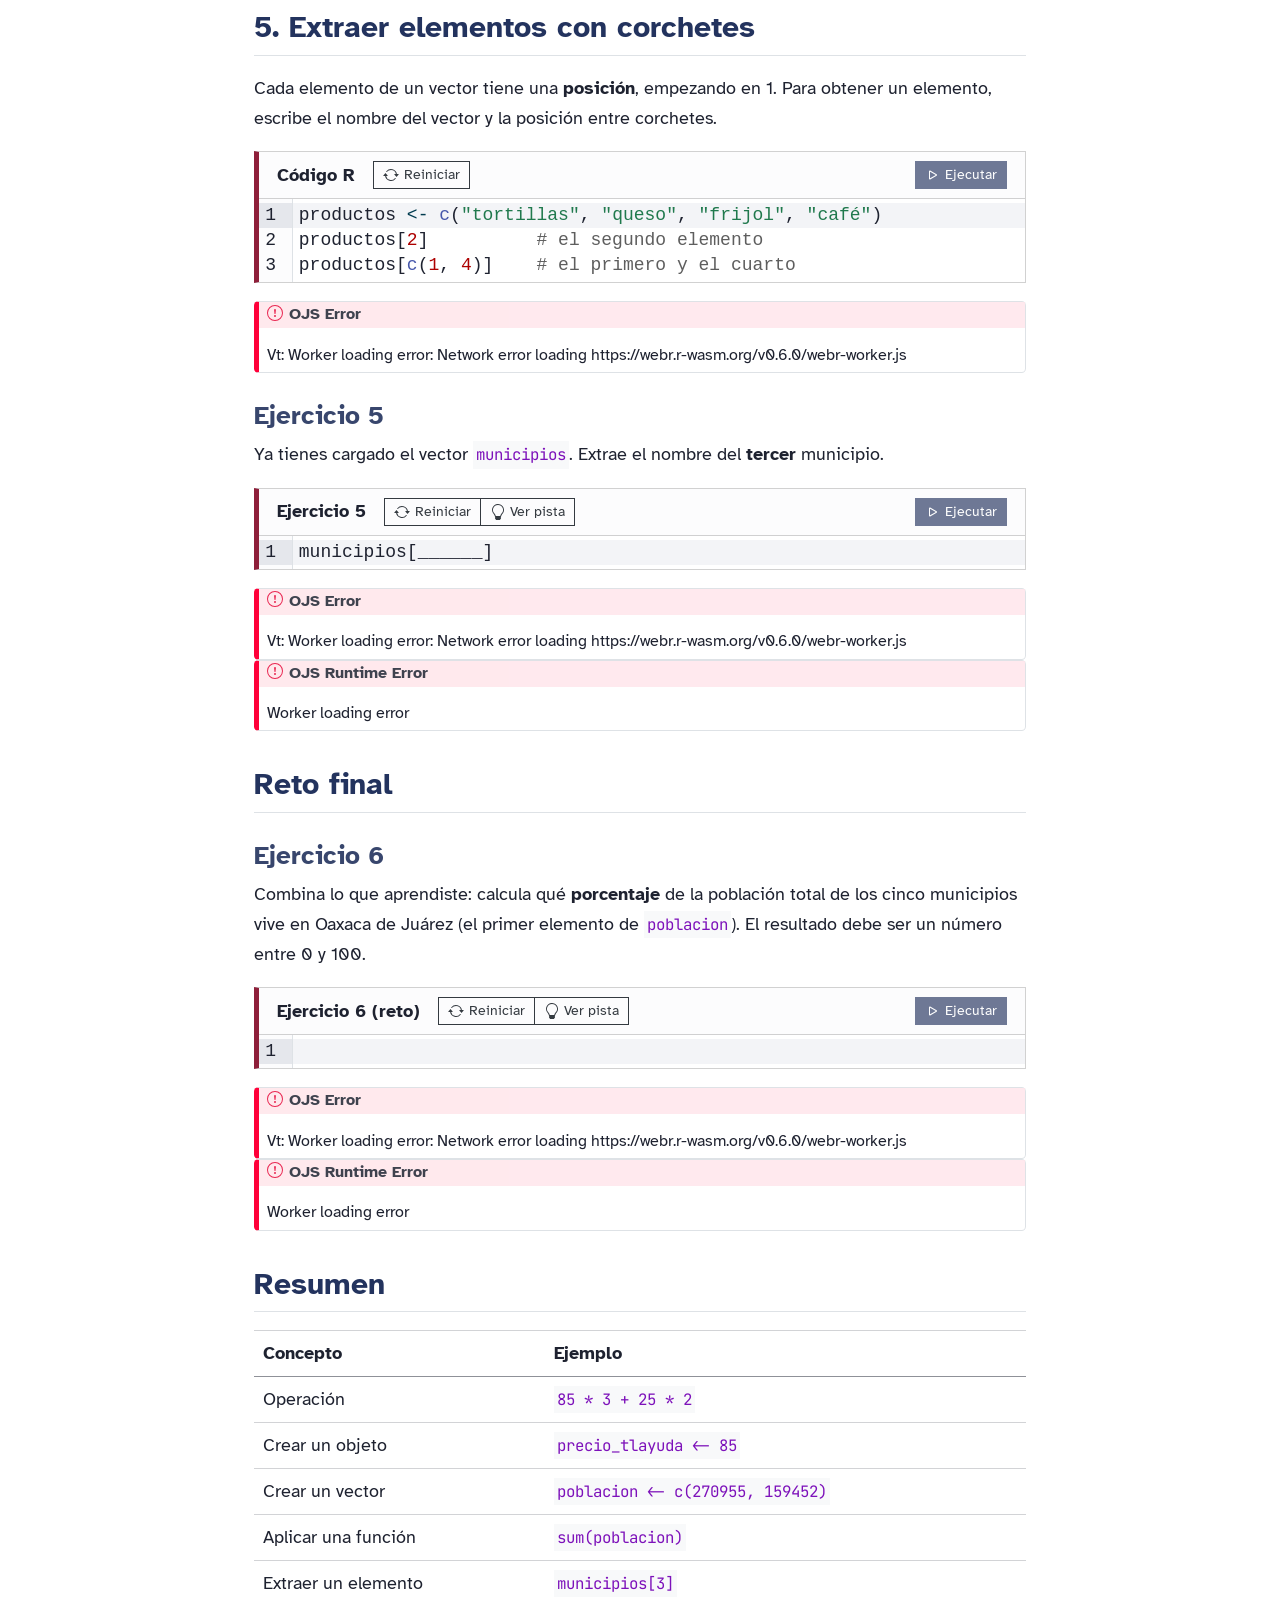
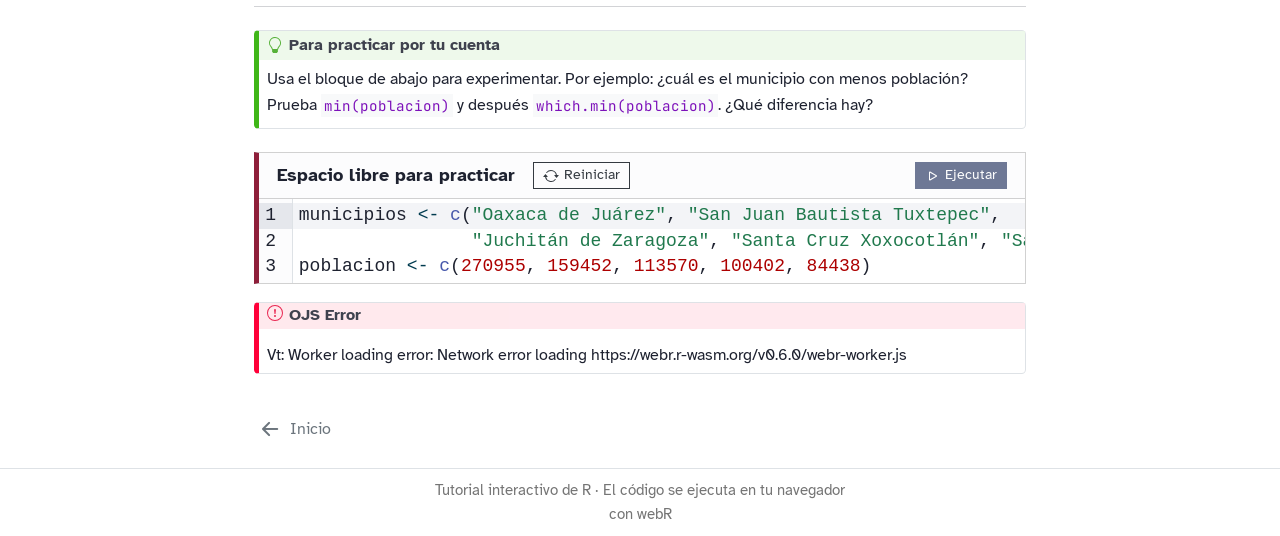
<file: docs/lecciones/01-primeros-pasos.html>
<!DOCTYPE html>
<html xmlns="http://www.w3.org/1999/xhtml" lang="es" xml:lang="es"><head>

<meta charset="utf-8">
<meta name="generator" content="quarto-1.6.42">

<meta name="viewport" content="width=device-width, initial-scale=1.0, user-scalable=yes">


<title>Lección 1: Primeros pasos con R – Aprende R paso a paso</title>
<style>
code{white-space: pre-wrap;}
span.smallcaps{font-variant: small-caps;}
div.columns{display: flex; gap: min(4vw, 1.5em);}
div.column{flex: auto; overflow-x: auto;}
div.hanging-indent{margin-left: 1.5em; text-indent: -1.5em;}
ul.task-list{list-style: none;}
ul.task-list li input[type="checkbox"] {
  width: 0.8em;
  margin: 0 0.8em 0.2em -1em; /* quarto-specific, see https://github.com/quarto-dev/quarto-cli/issues/4556 */ 
  vertical-align: middle;
}
/* CSS for syntax highlighting */
pre > code.sourceCode { white-space: pre; position: relative; }
pre > code.sourceCode > span { line-height: 1.25; }
pre > code.sourceCode > span:empty { height: 1.2em; }
.sourceCode { overflow: visible; }
code.sourceCode > span { color: inherit; text-decoration: inherit; }
div.sourceCode { margin: 1em 0; }
pre.sourceCode { margin: 0; }
@media screen {
div.sourceCode { overflow: auto; }
}
@media print {
pre > code.sourceCode { white-space: pre-wrap; }
pre > code.sourceCode > span { display: inline-block; text-indent: -5em; padding-left: 5em; }
}
pre.numberSource code
  { counter-reset: source-line 0; }
pre.numberSource code > span
  { position: relative; left: -4em; counter-increment: source-line; }
pre.numberSource code > span > a:first-child::before
  { content: counter(source-line);
    position: relative; left: -1em; text-align: right; vertical-align: baseline;
    border: none; display: inline-block;
    -webkit-touch-callout: none; -webkit-user-select: none;
    -khtml-user-select: none; -moz-user-select: none;
    -ms-user-select: none; user-select: none;
    padding: 0 4px; width: 4em;
  }
pre.numberSource { margin-left: 3em;  padding-left: 4px; }
div.sourceCode
  {   }
@media screen {
pre > code.sourceCode > span > a:first-child::before { text-decoration: underline; }
}
</style>


<script src="../site_libs/quarto-nav/quarto-nav.js"></script>
<script src="../site_libs/quarto-nav/headroom.min.js"></script>
<script src="../site_libs/clipboard/clipboard.min.js"></script>
<script src="../site_libs/quarto-search/autocomplete.umd.js"></script>
<script src="../site_libs/quarto-search/fuse.min.js"></script>
<script src="../site_libs/quarto-search/quarto-search.js"></script>
<meta name="quarto:offset" content="../">
<link href="../index.html" rel="prev">
<script src="../site_libs/quarto-html/quarto.js"></script>
<script src="../site_libs/quarto-html/popper.min.js"></script>
<script src="../site_libs/quarto-html/tippy.umd.min.js"></script>
<script src="../site_libs/quarto-html/anchor.min.js"></script>
<link href="../site_libs/quarto-html/tippy.css" rel="stylesheet">
<link href="../site_libs/quarto-html/quarto-syntax-highlighting-705b9586ced64dec45b4f35df1ea8a17.css" rel="stylesheet" class="quarto-color-scheme" id="quarto-text-highlighting-styles">
<link href="../site_libs/quarto-html/quarto-syntax-highlighting-dark-8bfb2756c0c1afad934f6c46185e5b99.css" rel="prefetch" class="quarto-color-scheme quarto-color-alternate" id="quarto-text-highlighting-styles">
<script src="../site_libs/bootstrap/bootstrap.min.js"></script>
<link href="../site_libs/bootstrap/bootstrap-icons.css" rel="stylesheet">
<link href="../site_libs/bootstrap/bootstrap-2c25719fb91d674d8f50c2679549a42e.min.css" rel="stylesheet" append-hash="true" class="quarto-color-scheme" id="quarto-bootstrap" data-mode="light">
<link href="../site_libs/bootstrap/bootstrap-dark-a6f5fd90aedcc66670b9ac2a58748d24.min.css" rel="prefetch" append-hash="true" class="quarto-color-scheme quarto-color-alternate" id="quarto-bootstrap" data-mode="dark">
<script src="../site_libs/quarto-contrib/live-runtime/live-runtime.js" type="module"></script>
<link href="../site_libs/quarto-contrib/live-runtime/live-runtime.css" rel="stylesheet">
<script id="quarto-search-options" type="application/json">{
  "location": "sidebar",
  "copy-button": false,
  "collapse-after": 3,
  "panel-placement": "start",
  "type": "textbox",
  "limit": 50,
  "keyboard-shortcut": [
    "f",
    "/",
    "s"
  ],
  "show-item-context": false,
  "language": {
    "search-no-results-text": "Sin resultados",
    "search-matching-documents-text": "documentos encontrados",
    "search-copy-link-title": "Copiar el enlace en la búsqueda",
    "search-hide-matches-text": "Ocultar resultados adicionales",
    "search-more-match-text": "resultado adicional en este documento",
    "search-more-matches-text": "resultados adicionales en este documento",
    "search-clear-button-title": "Borrar",
    "search-text-placeholder": "",
    "search-detached-cancel-button-title": "Cancelar",
    "search-submit-button-title": "Enviar",
    "search-label": "Buscar"
  }
}</script>
<script type="module" src="../site_libs/quarto-ojs/quarto-ojs-runtime.js"></script>
<link href="../site_libs/quarto-ojs/quarto-ojs.css" rel="stylesheet">


</head>

<body class="nav-sidebar docked">

<div id="quarto-search-results"></div>
  <header id="quarto-header" class="headroom fixed-top">
  <nav class="quarto-secondary-nav">
    <div class="container-fluid d-flex">
      <button type="button" class="quarto-btn-toggle btn" data-bs-toggle="collapse" role="button" data-bs-target=".quarto-sidebar-collapse-item" aria-controls="quarto-sidebar" aria-expanded="false" aria-label="Alternar barra lateral" onclick="if (window.quartoToggleHeadroom) { window.quartoToggleHeadroom(); }">
        <i class="bi bi-layout-text-sidebar-reverse"></i>
      </button>
        <nav class="quarto-page-breadcrumbs" aria-label="breadcrumb"><ol class="breadcrumb"><li class="breadcrumb-item"><a href="../lecciones/01-primeros-pasos.html">Lecciones</a></li><li class="breadcrumb-item"><a href="../lecciones/01-primeros-pasos.html">Lección 1: Primeros pasos con R</a></li></ol></nav>
        <a class="flex-grow-1" role="navigation" data-bs-toggle="collapse" data-bs-target=".quarto-sidebar-collapse-item" aria-controls="quarto-sidebar" aria-expanded="false" aria-label="Alternar barra lateral" onclick="if (window.quartoToggleHeadroom) { window.quartoToggleHeadroom(); }">      
        </a>
      <button type="button" class="btn quarto-search-button" aria-label="Buscar" onclick="window.quartoOpenSearch();">
        <i class="bi bi-search"></i>
      </button>
    </div>
  </nav>
</header>
<!-- content -->
<div id="quarto-content" class="quarto-container page-columns page-rows-contents page-layout-article">
<!-- sidebar -->
  <nav id="quarto-sidebar" class="sidebar collapse collapse-horizontal quarto-sidebar-collapse-item sidebar-navigation docked overflow-auto">
    <div class="pt-lg-2 mt-2 text-left sidebar-header">
    <div class="sidebar-title mb-0 py-0">
      <a href="../">Aprende R paso a paso</a> 
        <div class="sidebar-tools-main">
  <a href="" class="quarto-color-scheme-toggle quarto-navigation-tool  px-1" onclick="window.quartoToggleColorScheme(); return false;" title="Alternar modo oscuro"><i class="bi"></i></a>
</div>
    </div>
      </div>
        <div class="mt-2 flex-shrink-0 align-items-center">
        <div class="sidebar-search">
        <div id="quarto-search" class="" title="Buscar"></div>
        </div>
        </div>
    <div class="sidebar-menu-container"> 
    <ul class="list-unstyled mt-1">
        <li class="sidebar-item">
  <div class="sidebar-item-container"> 
  <a href="../index.html" class="sidebar-item-text sidebar-link">
 <span class="menu-text">Inicio</span></a>
  </div>
</li>
        <li class="sidebar-item sidebar-item-section">
      <div class="sidebar-item-container"> 
            <a class="sidebar-item-text sidebar-link text-start" data-bs-toggle="collapse" data-bs-target="#quarto-sidebar-section-1" role="navigation" aria-expanded="true">
 <span class="menu-text">Lecciones</span></a>
          <a class="sidebar-item-toggle text-start" data-bs-toggle="collapse" data-bs-target="#quarto-sidebar-section-1" role="navigation" aria-expanded="true" aria-label="Alternar sección">
            <i class="bi bi-chevron-right ms-2"></i>
          </a> 
      </div>
      <ul id="quarto-sidebar-section-1" class="collapse list-unstyled sidebar-section depth1 show">  
          <li class="sidebar-item">
  <div class="sidebar-item-container"> 
  <a href="../lecciones/01-primeros-pasos.html" class="sidebar-item-text sidebar-link active">
 <span class="menu-text">Lección 1: Primeros pasos con R</span></a>
  </div>
</li>
      </ul>
  </li>
    </ul>
    </div>
</nav>
<div id="quarto-sidebar-glass" class="quarto-sidebar-collapse-item" data-bs-toggle="collapse" data-bs-target=".quarto-sidebar-collapse-item"></div>
<!-- margin-sidebar -->
    <div id="quarto-margin-sidebar" class="sidebar margin-sidebar">
        <nav id="TOC" role="doc-toc" class="toc-active">
    <h2 id="toc-title">En esta lección</h2>
   
  <ul>
  <li><a href="#al-terminar-esta-lección-podrás" id="toc-al-terminar-esta-lección-podrás" class="nav-link active" data-scroll-target="#al-terminar-esta-lección-podrás">Al terminar esta lección podrás</a></li>
  <li><a href="#r-como-calculadora" id="toc-r-como-calculadora" class="nav-link" data-scroll-target="#r-como-calculadora">1. R como calculadora</a>
  <ul class="collapse">
  <li><a href="#ejercicio-1" id="toc-ejercicio-1" class="nav-link" data-scroll-target="#ejercicio-1">Ejercicio 1</a></li>
  </ul></li>
  <li><a href="#objetos-guardar-valores-con-nombre" id="toc-objetos-guardar-valores-con-nombre" class="nav-link" data-scroll-target="#objetos-guardar-valores-con-nombre">2. Objetos: guardar valores con nombre</a>
  <ul class="collapse">
  <li><a href="#ejercicio-2" id="toc-ejercicio-2" class="nav-link" data-scroll-target="#ejercicio-2">Ejercicio 2</a></li>
  </ul></li>
  <li><a href="#vectores-varios-valores-en-un-solo-objeto" id="toc-vectores-varios-valores-en-un-solo-objeto" class="nav-link" data-scroll-target="#vectores-varios-valores-en-un-solo-objeto">3. Vectores: varios valores en un solo objeto</a>
  <ul class="collapse">
  <li><a href="#ejercicio-3" id="toc-ejercicio-3" class="nav-link" data-scroll-target="#ejercicio-3">Ejercicio 3</a></li>
  </ul></li>
  <li><a href="#funciones" id="toc-funciones" class="nav-link" data-scroll-target="#funciones">4. Funciones</a>
  <ul class="collapse">
  <li><a href="#ejercicio-4" id="toc-ejercicio-4" class="nav-link" data-scroll-target="#ejercicio-4">Ejercicio 4</a></li>
  </ul></li>
  <li><a href="#extraer-elementos-con-corchetes" id="toc-extraer-elementos-con-corchetes" class="nav-link" data-scroll-target="#extraer-elementos-con-corchetes">5. Extraer elementos con corchetes</a>
  <ul class="collapse">
  <li><a href="#ejercicio-5" id="toc-ejercicio-5" class="nav-link" data-scroll-target="#ejercicio-5">Ejercicio 5</a></li>
  </ul></li>
  <li><a href="#reto-final" id="toc-reto-final" class="nav-link" data-scroll-target="#reto-final">Reto final</a>
  <ul class="collapse">
  <li><a href="#ejercicio-6" id="toc-ejercicio-6" class="nav-link" data-scroll-target="#ejercicio-6">Ejercicio 6</a></li>
  </ul></li>
  <li><a href="#resumen" id="toc-resumen" class="nav-link" data-scroll-target="#resumen">Resumen</a></li>
  </ul>
</nav>
    </div>
<!-- main -->
<main class="content" id="quarto-document-content">

<header id="title-block-header" class="quarto-title-block default"><nav class="quarto-page-breadcrumbs quarto-title-breadcrumbs d-none d-lg-block" aria-label="breadcrumb"><ol class="breadcrumb"><li class="breadcrumb-item"><a href="../lecciones/01-primeros-pasos.html">Lecciones</a></li><li class="breadcrumb-item"><a href="../lecciones/01-primeros-pasos.html">Lección 1: Primeros pasos con R</a></li></ol></nav>
<div class="quarto-title">
<h1 class="title">Lección 1: Primeros pasos con R</h1>
<p class="subtitle lead">Operaciones, objetos, vectores y funciones</p>
</div>



<div class="quarto-title-meta">

    
  
    
  </div>
  


</header>


<section id="al-terminar-esta-lección-podrás" class="level3 objetivos">
<h3 class="anchored" data-anchor-id="al-terminar-esta-lección-podrás">Al terminar esta lección podrás</h3>
<ul>
<li>Usar R como calculadora.</li>
<li>Guardar valores en <strong>objetos</strong> con el operador <code>&lt;-</code>.</li>
<li>Crear <strong>vectores</strong> con la función <code>c()</code>.</li>
<li>Aplicar funciones como <code>sum()</code>, <code>mean()</code> y <code>max()</code> a un vector.</li>
<li>Extraer elementos de un vector con corchetes <code>[ ]</code>.</li>
</ul>
</section>
<section id="r-como-calculadora" class="level2">
<h2 class="anchored" data-anchor-id="r-como-calculadora">1. R como calculadora</h2>
<p>R puede hacer operaciones aritméticas igual que una calculadora. Los operadores básicos son <code>+</code>, <code>-</code>, <code>*</code> (multiplicación), <code>/</code> (división) y <code>^</code> (potencia).</p>
<p>Ejecuta el siguiente bloque. Después cambia los números y vuelve a ejecutarlo para ver qué pasa.</p>
<div class="cell">
<div>
<div id="webr-1" class="exercise-cell">

</div>
<script type="webr-1-contents">
[base64]
</script>
</div>
</div>
<p>R respeta la jerarquía de operaciones: primero potencias, luego multiplicaciones y divisiones, y al final sumas y restas. Usa paréntesis para cambiar el orden: <code>(2 + 3) * 4</code> da 20, pero <code>2 + 3 * 4</code> da 14.</p>
<section id="ejercicio-1" class="level3">
<h3 class="anchored" data-anchor-id="ejercicio-1">Ejercicio 1</h3>
<p>En un puesto del mercado 20 de Noviembre, una tlayuda cuesta <strong>85 pesos</strong> y un agua fresca cuesta <strong>25 pesos</strong>. Escribe una sola operación que calcule cuánto pagas por <strong>3 tlayudas y 2 aguas</strong>.</p>
<div class="cell" data-exercise="ej1" data-caption="Ejercicio 1">
<div>
<div id="webr-2" class="exercise-cell">

</div>
<script type="webr-2-contents">
eyJhdHRyIjp7ImNhcHRpb24iOiJFamVyY2ljaW8gMSIsImVkaXQiOnRydWUsImV2YWwiOnRydWUsImV4ZXJjaXNlIjoiZWoxIn0sImNvZGUiOiJfX19fX18ifQ==
</script>
</div>
</div>
<div class="hint webr-ojs-exercise exercise-hint d-none" data-exercise="ej1">
<div class="callout callout-style-default callout-note callout-titled">
<div class="callout-header d-flex align-content-center" data-bs-toggle="collapse" data-bs-target=".callout-1-contents" aria-controls="callout-1" aria-expanded="true" aria-label="Toggle callout">
<div class="callout-icon-container">
<i class="callout-icon"></i>
</div>
<div class="callout-title-container flex-fill">
Pista
</div>
<div class="callout-btn-toggle d-inline-block border-0 py-1 ps-1 pe-0 float-end"><i class="callout-toggle"></i></div>
</div>
<div id="callout-1" class="callout-1-contents callout-collapse collapse show">
<div class="callout-body-container callout-body">
<p>Primero piensa cuánto cuestan las 3 tlayudas (<code>85 * 3</code>) y cuánto las 2 aguas. Después súmalos con <code>+</code>.</p>
</div>
</div>
</div>
</div>
<div class="webr-ojs-exercise exercise-solution d-none" data-exercise="ej1">
<div class="callout callout-style-default callout-tip callout-titled">
<div class="callout-header d-flex align-content-center" data-bs-toggle="collapse" data-bs-target=".callout-2-contents" aria-controls="callout-2" aria-expanded="true" aria-label="Toggle callout">
<div class="callout-icon-container">
<i class="callout-icon"></i>
</div>
<div class="callout-title-container flex-fill">
Solución
</div>
<div class="callout-btn-toggle d-inline-block border-0 py-1 ps-1 pe-0 float-end"><i class="callout-toggle"></i></div>
</div>
<div id="callout-2" class="callout-2-contents callout-collapse collapse show">
<div class="callout-body-container callout-body">
<div class="sourceCode" id="cb1"><pre class="sourceCode r code-with-copy"><code class="sourceCode r"><span id="cb1-1"><a href="#cb1-1" aria-hidden="true" tabindex="-1"></a><span class="dv">85</span> <span class="sc">*</span> <span class="dv">3</span> <span class="sc">+</span> <span class="dv">25</span> <span class="sc">*</span> <span class="dv">2</span></span></code><button title="Copiar al portapapeles" class="code-copy-button"><i class="bi"></i></button></pre></div>
</div>
</div>
</div>
</div>
<div class="cell" data-exercise="ej1" data-check="true">
<script type="exercise-check-ej1-contents">
[base64]
</script>
</div>
</section>
</section>
<section id="objetos-guardar-valores-con-nombre" class="level2">
<h2 class="anchored" data-anchor-id="objetos-guardar-valores-con-nombre">2. Objetos: guardar valores con nombre</h2>
<p>En lugar de escribir los mismos números una y otra vez, podemos guardarlos en <strong>objetos</strong>. Para crear un objeto se usa la flecha de asignación <code>&lt;-</code> (se escribe con el signo <em>menor que</em> y un guion).</p>
<div class="cell">
<div>
<div id="webr-4" class="exercise-cell">

</div>
<script type="webr-4-contents">
[base64]
</script>
</div>
</div>
<p>Algunas reglas para los nombres de objetos:</p>
<ul>
<li>Pueden llevar letras, números, punto y guion bajo, pero <strong>no pueden empezar con un número</strong>.</li>
<li>No llevan espacios ni acentos. Usa guion bajo: <code>precio_agua</code>.</li>
<li>R distingue mayúsculas de minúsculas: <code>Precio</code> y <code>precio</code> son objetos distintos.</li>
</ul>
<section id="ejercicio-2" class="level3">
<h3 class="anchored" data-anchor-id="ejercicio-2">Ejercicio 2</h3>
<p>Crea un objeto llamado <code>precio_tlayuda</code> que guarde el valor <strong>85</strong>.</p>
<div class="cell" data-exercise="ej2" data-caption="Ejercicio 2">
<div>
<div id="webr-5" class="exercise-cell">

</div>
<script type="webr-5-contents">
eyJhdHRyIjp7ImNhcHRpb24iOiJFamVyY2ljaW8gMiIsImVkaXQiOnRydWUsImV2YWwiOnRydWUsImV4ZXJjaXNlIjoiZWoyIn0sImNvZGUiOiJfX19fX18gPC0gX19fX19fIn0=
</script>
</div>
</div>
<div class="hint webr-ojs-exercise exercise-hint d-none" data-exercise="ej2">
<div class="callout callout-style-default callout-note callout-titled">
<div class="callout-header d-flex align-content-center" data-bs-toggle="collapse" data-bs-target=".callout-3-contents" aria-controls="callout-3" aria-expanded="true" aria-label="Toggle callout">
<div class="callout-icon-container">
<i class="callout-icon"></i>
</div>
<div class="callout-title-container flex-fill">
Pista
</div>
<div class="callout-btn-toggle d-inline-block border-0 py-1 ps-1 pe-0 float-end"><i class="callout-toggle"></i></div>
</div>
<div id="callout-3" class="callout-3-contents callout-collapse collapse show">
<div class="callout-body-container callout-body">
<p>A la izquierda de la flecha va el nombre del objeto y a la derecha el valor: <code>nombre &lt;- valor</code>.</p>
</div>
</div>
</div>
</div>
<div class="webr-ojs-exercise exercise-solution d-none" data-exercise="ej2">
<div class="callout callout-style-default callout-tip callout-titled">
<div class="callout-header d-flex align-content-center" data-bs-toggle="collapse" data-bs-target=".callout-4-contents" aria-controls="callout-4" aria-expanded="true" aria-label="Toggle callout">
<div class="callout-icon-container">
<i class="callout-icon"></i>
</div>
<div class="callout-title-container flex-fill">
Solución
</div>
<div class="callout-btn-toggle d-inline-block border-0 py-1 ps-1 pe-0 float-end"><i class="callout-toggle"></i></div>
</div>
<div id="callout-4" class="callout-4-contents callout-collapse collapse show">
<div class="callout-body-container callout-body">
<div class="sourceCode" id="cb2"><pre class="sourceCode r code-with-copy"><code class="sourceCode r"><span id="cb2-1"><a href="#cb2-1" aria-hidden="true" tabindex="-1"></a>precio_tlayuda <span class="ot">&lt;-</span> <span class="dv">85</span></span></code><button title="Copiar al portapapeles" class="code-copy-button"><i class="bi"></i></button></pre></div>
</div>
</div>
</div>
</div>
<div class="cell" data-exercise="ej2" data-check="true">
<script type="exercise-check-ej2-contents">
[base64]/[base64]
</script>
</div>
</section>
</section>
<section id="vectores-varios-valores-en-un-solo-objeto" class="level2">
<h2 class="anchored" data-anchor-id="vectores-varios-valores-en-un-solo-objeto">3. Vectores: varios valores en un solo objeto</h2>
<p>Un <strong>vector</strong> guarda varios valores del mismo tipo. Se crea con la función <code>c()</code> (de <em>combinar</em>), separando los valores con comas.</p>
<div class="cell">
<div>
<div id="webr-7" class="exercise-cell">

</div>
<script type="webr-7-contents">
[base64]
</script>
</div>
</div>
<section id="ejercicio-3" class="level3">
<h3 class="anchored" data-anchor-id="ejercicio-3">Ejercicio 3</h3>
<p>Según el Censo de Población y Vivienda 2020 del INEGI, estos son los cinco municipios más poblados de Oaxaca:</p>
<table class="caption-top table">
<thead>
<tr class="header">
<th style="text-align: left;">Municipio</th>
<th style="text-align: right;">Población</th>
</tr>
</thead>
<tbody>
<tr class="odd">
<td style="text-align: left;">Oaxaca de Juárez</td>
<td style="text-align: right;">270,955</td>
</tr>
<tr class="even">
<td style="text-align: left;">San Juan Bautista Tuxtepec</td>
<td style="text-align: right;">159,452</td>
</tr>
<tr class="odd">
<td style="text-align: left;">Juchitán de Zaragoza</td>
<td style="text-align: right;">113,570</td>
</tr>
<tr class="even">
<td style="text-align: left;">Santa Cruz Xoxocotlán</td>
<td style="text-align: right;">100,402</td>
</tr>
<tr class="odd">
<td style="text-align: left;">Salina Cruz</td>
<td style="text-align: right;">84,438</td>
</tr>
</tbody>
</table>
<p>Crea un vector numérico llamado <code>poblacion</code> con estas cinco cifras, <strong>en el mismo orden</strong> de la tabla. Escribe los números sin comas de miles (R usaría la coma para separar elementos).</p>
<div class="cell" data-exercise="ej3" data-caption="Ejercicio 3">
<div>
<div id="webr-8" class="exercise-cell">

</div>
<script type="webr-8-contents">
eyJhdHRyIjp7ImNhcHRpb24iOiJFamVyY2ljaW8gMyIsImVkaXQiOnRydWUsImV2YWwiOnRydWUsImV4ZXJjaXNlIjoiZWozIn0sImNvZGUiOiJwb2JsYWNpb24gPC0gYyhfX19fX18pIn0=
</script>
</div>
</div>
<div class="hint webr-ojs-exercise exercise-hint d-none" data-exercise="ej3">
<div class="callout callout-style-default callout-note callout-titled">
<div class="callout-header d-flex align-content-center" data-bs-toggle="collapse" data-bs-target=".callout-5-contents" aria-controls="callout-5" aria-expanded="true" aria-label="Toggle callout">
<div class="callout-icon-container">
<i class="callout-icon"></i>
</div>
<div class="callout-title-container flex-fill">
Pista 1
</div>
<div class="callout-btn-toggle d-inline-block border-0 py-1 ps-1 pe-0 float-end"><i class="callout-toggle"></i></div>
</div>
<div id="callout-5" class="callout-5-contents callout-collapse collapse show">
<div class="callout-body-container callout-body">
<p>Dentro de <code>c()</code> separa cada número con una coma: <code>c(270955, 159452, ...)</code>.</p>
</div>
</div>
</div>
</div>
<div class="hint webr-ojs-exercise exercise-hint d-none" data-exercise="ej3">
<div class="callout callout-style-default callout-note callout-titled">
<div class="callout-header d-flex align-content-center" data-bs-toggle="collapse" data-bs-target=".callout-6-contents" aria-controls="callout-6" aria-expanded="true" aria-label="Toggle callout">
<div class="callout-icon-container">
<i class="callout-icon"></i>
</div>
<div class="callout-title-container flex-fill">
Pista 2
</div>
<div class="callout-btn-toggle d-inline-block border-0 py-1 ps-1 pe-0 float-end"><i class="callout-toggle"></i></div>
</div>
<div id="callout-6" class="callout-6-contents callout-collapse collapse show">
<div class="callout-body-container callout-body">
<p>No escribas <code>270,955</code>: para R eso son dos números distintos (270 y 955). Escribe <code>270955</code>.</p>
</div>
</div>
</div>
</div>
<div class="webr-ojs-exercise exercise-solution d-none" data-exercise="ej3">
<div class="callout callout-style-default callout-tip callout-titled">
<div class="callout-header d-flex align-content-center" data-bs-toggle="collapse" data-bs-target=".callout-7-contents" aria-controls="callout-7" aria-expanded="true" aria-label="Toggle callout">
<div class="callout-icon-container">
<i class="callout-icon"></i>
</div>
<div class="callout-title-container flex-fill">
Solución
</div>
<div class="callout-btn-toggle d-inline-block border-0 py-1 ps-1 pe-0 float-end"><i class="callout-toggle"></i></div>
</div>
<div id="callout-7" class="callout-7-contents callout-collapse collapse show">
<div class="callout-body-container callout-body">
<div class="sourceCode" id="cb3"><pre class="sourceCode r code-with-copy"><code class="sourceCode r"><span id="cb3-1"><a href="#cb3-1" aria-hidden="true" tabindex="-1"></a>poblacion <span class="ot">&lt;-</span> <span class="fu">c</span>(<span class="dv">270955</span>, <span class="dv">159452</span>, <span class="dv">113570</span>, <span class="dv">100402</span>, <span class="dv">84438</span>)</span></code><button title="Copiar al portapapeles" class="code-copy-button"><i class="bi"></i></button></pre></div>
</div>
</div>
</div>
</div>
<div class="cell" data-exercise="ej3" data-check="true">
<script type="exercise-check-ej3-contents">
[base64]
</script>
</div>
</section>
</section>
<section id="funciones" class="level2">
<h2 class="anchored" data-anchor-id="funciones">4. Funciones</h2>
<p>Una <strong>función</strong> recibe datos, hace algo con ellos y devuelve un resultado. Se escribe el nombre de la función y, entre paréntesis, los datos. Algunas funciones útiles para vectores numéricos:</p>
<table class="caption-top table">
<thead>
<tr class="header">
<th style="text-align: left;">Función</th>
<th style="text-align: left;">Qué hace</th>
</tr>
</thead>
<tbody>
<tr class="odd">
<td style="text-align: left;"><code>sum(x)</code></td>
<td style="text-align: left;">Suma todos los elementos</td>
</tr>
<tr class="even">
<td style="text-align: left;"><code>mean(x)</code></td>
<td style="text-align: left;">Calcula el promedio</td>
</tr>
<tr class="odd">
<td style="text-align: left;"><code>max(x)</code> / <code>min(x)</code></td>
<td style="text-align: left;">Valor más grande / más pequeño</td>
</tr>
<tr class="even">
<td style="text-align: left;"><code>length(x)</code></td>
<td style="text-align: left;">Cuántos elementos tiene</td>
</tr>
</tbody>
</table>
<div class="cell">
<div>
<div id="webr-10" class="exercise-cell">

</div>
<script type="webr-10-contents">
[base64]
</script>
</div>
</div>
<div class="cell" data-setup="true" data-exercise="[&quot;ej4&quot;,&quot;ej5&quot;,&quot;ej6&quot;]">
<script type="exercise-setup-ej4-contents">
[base64]
</script>
<script type="exercise-setup-ej5-contents">
[base64]
</script>
<script type="exercise-setup-ej6-contents">
[base64]
</script>
</div>
<section id="ejercicio-4" class="level3">
<h3 class="anchored" data-anchor-id="ejercicio-4">Ejercicio 4</h3>
<p>Ya tienes cargado el vector <code>poblacion</code> del ejercicio anterior. Usa una función para calcular la <strong>población total</strong> de los cinco municipios.</p>
<div class="cell" data-exercise="ej4" data-caption="Ejercicio 4">
<div>
<div id="webr-12" class="exercise-cell">

</div>
<script type="webr-12-contents">
eyJhdHRyIjp7ImNhcHRpb24iOiJFamVyY2ljaW8gNCIsImVkaXQiOnRydWUsImV2YWwiOnRydWUsImV4ZXJjaXNlIjoiZWo0In0sImNvZGUiOiJfX19fX18ocG9ibGFjaW9uKSJ9
</script>
</div>
</div>
<div class="hint webr-ojs-exercise exercise-hint d-none" data-exercise="ej4">
<div class="callout callout-style-default callout-note callout-titled">
<div class="callout-header d-flex align-content-center" data-bs-toggle="collapse" data-bs-target=".callout-8-contents" aria-controls="callout-8" aria-expanded="true" aria-label="Toggle callout">
<div class="callout-icon-container">
<i class="callout-icon"></i>
</div>
<div class="callout-title-container flex-fill">
Pista
</div>
<div class="callout-btn-toggle d-inline-block border-0 py-1 ps-1 pe-0 float-end"><i class="callout-toggle"></i></div>
</div>
<div id="callout-8" class="callout-8-contents callout-collapse collapse show">
<div class="callout-body-container callout-body">
<p>“Total” significa sumar todos los valores. Busca en la tabla la función que suma.</p>
</div>
</div>
</div>
</div>
<div class="webr-ojs-exercise exercise-solution d-none" data-exercise="ej4">
<div class="callout callout-style-default callout-tip callout-titled">
<div class="callout-header d-flex align-content-center" data-bs-toggle="collapse" data-bs-target=".callout-9-contents" aria-controls="callout-9" aria-expanded="true" aria-label="Toggle callout">
<div class="callout-icon-container">
<i class="callout-icon"></i>
</div>
<div class="callout-title-container flex-fill">
Solución
</div>
<div class="callout-btn-toggle d-inline-block border-0 py-1 ps-1 pe-0 float-end"><i class="callout-toggle"></i></div>
</div>
<div id="callout-9" class="callout-9-contents callout-collapse collapse show">
<div class="callout-body-container callout-body">
<div class="sourceCode" id="cb4"><pre class="sourceCode r code-with-copy"><code class="sourceCode r"><span id="cb4-1"><a href="#cb4-1" aria-hidden="true" tabindex="-1"></a><span class="fu">sum</span>(poblacion)</span></code><button title="Copiar al portapapeles" class="code-copy-button"><i class="bi"></i></button></pre></div>
</div>
</div>
</div>
</div>
<div class="cell" data-exercise="ej4" data-check="true">
<script type="exercise-check-ej4-contents">
[base64]
</script>
</div>
</section>
</section>
<section id="extraer-elementos-con-corchetes" class="level2">
<h2 class="anchored" data-anchor-id="extraer-elementos-con-corchetes">5. Extraer elementos con corchetes</h2>
<p>Cada elemento de un vector tiene una <strong>posición</strong>, empezando en 1. Para obtener un elemento, escribe el nombre del vector y la posición entre corchetes.</p>
<div class="cell">
<div>
<div id="webr-14" class="exercise-cell">

</div>
<script type="webr-14-contents">
[base64]
</script>
</div>
</div>
<section id="ejercicio-5" class="level3">
<h3 class="anchored" data-anchor-id="ejercicio-5">Ejercicio 5</h3>
<p>Ya tienes cargado el vector <code>municipios</code>. Extrae el nombre del <strong>tercer</strong> municipio.</p>
<div class="cell" data-exercise="ej5" data-caption="Ejercicio 5">
<div>
<div id="webr-15" class="exercise-cell">

</div>
<script type="webr-15-contents">
eyJhdHRyIjp7ImNhcHRpb24iOiJFamVyY2ljaW8gNSIsImVkaXQiOnRydWUsImV2YWwiOnRydWUsImV4ZXJjaXNlIjoiZWo1In0sImNvZGUiOiJtdW5pY2lwaW9zW19fX19fX10ifQ==
</script>
</div>
</div>
<div class="hint webr-ojs-exercise exercise-hint d-none" data-exercise="ej5">
<div class="callout callout-style-default callout-note callout-titled">
<div class="callout-header d-flex align-content-center" data-bs-toggle="collapse" data-bs-target=".callout-10-contents" aria-controls="callout-10" aria-expanded="true" aria-label="Toggle callout">
<div class="callout-icon-container">
<i class="callout-icon"></i>
</div>
<div class="callout-title-container flex-fill">
Pista
</div>
<div class="callout-btn-toggle d-inline-block border-0 py-1 ps-1 pe-0 float-end"><i class="callout-toggle"></i></div>
</div>
<div id="callout-10" class="callout-10-contents callout-collapse collapse show">
<div class="callout-body-container callout-body">
<p>Escribe dentro de los corchetes el número de la posición que quieres.</p>
</div>
</div>
</div>
</div>
<div class="webr-ojs-exercise exercise-solution d-none" data-exercise="ej5">
<div class="callout callout-style-default callout-tip callout-titled">
<div class="callout-header d-flex align-content-center" data-bs-toggle="collapse" data-bs-target=".callout-11-contents" aria-controls="callout-11" aria-expanded="true" aria-label="Toggle callout">
<div class="callout-icon-container">
<i class="callout-icon"></i>
</div>
<div class="callout-title-container flex-fill">
Solución
</div>
<div class="callout-btn-toggle d-inline-block border-0 py-1 ps-1 pe-0 float-end"><i class="callout-toggle"></i></div>
</div>
<div id="callout-11" class="callout-11-contents callout-collapse collapse show">
<div class="callout-body-container callout-body">
<div class="sourceCode" id="cb5"><pre class="sourceCode r code-with-copy"><code class="sourceCode r"><span id="cb5-1"><a href="#cb5-1" aria-hidden="true" tabindex="-1"></a>municipios[<span class="dv">3</span>]</span></code><button title="Copiar al portapapeles" class="code-copy-button"><i class="bi"></i></button></pre></div>
</div>
</div>
</div>
</div>
<div class="cell" data-exercise="ej5" data-check="true">
<script type="exercise-check-ej5-contents">
[base64]
</script>
</div>
</section>
</section>
<section id="reto-final" class="level2">
<h2 class="anchored" data-anchor-id="reto-final">Reto final</h2>
<section id="ejercicio-6" class="level3">
<h3 class="anchored" data-anchor-id="ejercicio-6">Ejercicio 6</h3>
<p>Combina lo que aprendiste: calcula qué <strong>porcentaje</strong> de la población total de los cinco municipios vive en Oaxaca de Juárez (el primer elemento de <code>poblacion</code>). El resultado debe ser un número entre 0 y 100.</p>
<div class="cell" data-exercise="ej6" data-caption="Ejercicio 6 (reto)">
<div>
<div id="webr-17" class="exercise-cell">

</div>
<script type="webr-17-contents">
eyJhdHRyIjp7ImNhcHRpb24iOiJFamVyY2ljaW8gNiAocmV0bykiLCJlZGl0Ijp0cnVlLCJldmFsIjp0cnVlLCJleGVyY2lzZSI6ImVqNiJ9LCJjb2RlIjoiIn0=
</script>
</div>
</div>
<div class="hint webr-ojs-exercise exercise-hint d-none" data-exercise="ej6">
<div class="callout callout-style-default callout-note callout-titled">
<div class="callout-header d-flex align-content-center" data-bs-toggle="collapse" data-bs-target=".callout-12-contents" aria-controls="callout-12" aria-expanded="true" aria-label="Toggle callout">
<div class="callout-icon-container">
<i class="callout-icon"></i>
</div>
<div class="callout-title-container flex-fill">
Pista 1
</div>
<div class="callout-btn-toggle d-inline-block border-0 py-1 ps-1 pe-0 float-end"><i class="callout-toggle"></i></div>
</div>
<div id="callout-12" class="callout-12-contents callout-collapse collapse show">
<div class="callout-body-container callout-body">
<p>Un porcentaje es <em>parte / total × 100</em>.</p>
</div>
</div>
</div>
</div>
<div class="hint webr-ojs-exercise exercise-hint d-none" data-exercise="ej6">
<div class="callout callout-style-default callout-note callout-titled">
<div class="callout-header d-flex align-content-center" data-bs-toggle="collapse" data-bs-target=".callout-13-contents" aria-controls="callout-13" aria-expanded="true" aria-label="Toggle callout">
<div class="callout-icon-container">
<i class="callout-icon"></i>
</div>
<div class="callout-title-container flex-fill">
Pista 2
</div>
<div class="callout-btn-toggle d-inline-block border-0 py-1 ps-1 pe-0 float-end"><i class="callout-toggle"></i></div>
</div>
<div id="callout-13" class="callout-13-contents callout-collapse collapse show">
<div class="callout-body-container callout-body">
<p>La parte es <code>poblacion[1]</code> y el total es <code>sum(poblacion)</code>.</p>
</div>
</div>
</div>
</div>
<div class="webr-ojs-exercise exercise-solution d-none" data-exercise="ej6">
<div class="callout callout-style-default callout-tip callout-titled">
<div class="callout-header d-flex align-content-center" data-bs-toggle="collapse" data-bs-target=".callout-14-contents" aria-controls="callout-14" aria-expanded="true" aria-label="Toggle callout">
<div class="callout-icon-container">
<i class="callout-icon"></i>
</div>
<div class="callout-title-container flex-fill">
Solución
</div>
<div class="callout-btn-toggle d-inline-block border-0 py-1 ps-1 pe-0 float-end"><i class="callout-toggle"></i></div>
</div>
<div id="callout-14" class="callout-14-contents callout-collapse collapse show">
<div class="callout-body-container callout-body">
<div class="sourceCode" id="cb6"><pre class="sourceCode r code-with-copy"><code class="sourceCode r"><span id="cb6-1"><a href="#cb6-1" aria-hidden="true" tabindex="-1"></a>poblacion[<span class="dv">1</span>] <span class="sc">/</span> <span class="fu">sum</span>(poblacion) <span class="sc">*</span> <span class="dv">100</span></span></code><button title="Copiar al portapapeles" class="code-copy-button"><i class="bi"></i></button></pre></div>
</div>
</div>
</div>
</div>
<div class="cell" data-exercise="ej6" data-check="true">
<script type="exercise-check-ej6-contents">
[base64]/[base64]
</script>
</div>
</section>
</section>
<section id="resumen" class="level2">
<h2 class="anchored" data-anchor-id="resumen">Resumen</h2>
<table class="caption-top table">
<thead>
<tr class="header">
<th style="text-align: left;">Concepto</th>
<th style="text-align: left;">Ejemplo</th>
</tr>
</thead>
<tbody>
<tr class="odd">
<td style="text-align: left;">Operación</td>
<td style="text-align: left;"><code>85 * 3 + 25 * 2</code></td>
</tr>
<tr class="even">
<td style="text-align: left;">Crear un objeto</td>
<td style="text-align: left;"><code>precio_tlayuda &lt;- 85</code></td>
</tr>
<tr class="odd">
<td style="text-align: left;">Crear un vector</td>
<td style="text-align: left;"><code>poblacion &lt;- c(270955, 159452)</code></td>
</tr>
<tr class="even">
<td style="text-align: left;">Aplicar una función</td>
<td style="text-align: left;"><code>sum(poblacion)</code></td>
</tr>
<tr class="odd">
<td style="text-align: left;">Extraer un elemento</td>
<td style="text-align: left;"><code>municipios[3]</code></td>
</tr>
</tbody>
</table>
<div class="callout callout-style-default callout-tip callout-titled">
<div class="callout-header d-flex align-content-center">
<div class="callout-icon-container">
<i class="callout-icon"></i>
</div>
<div class="callout-title-container flex-fill">
Para practicar por tu cuenta
</div>
</div>
<div class="callout-body-container callout-body">
<p>Usa el bloque de abajo para experimentar. Por ejemplo: ¿cuál es el municipio con menos población? Prueba <code>min(poblacion)</code> y después <code>which.min(poblacion)</code>. ¿Qué diferencia hay?</p>
</div>
</div>
<div class="cell" data-caption="Espacio libre para practicar">
<div>
<div id="webr-19" class="exercise-cell">

</div>
<script type="webr-19-contents">
[base64]
</script>
</div>
</div>


<script type="webr-data">
eyJvcHRpb25zIjp7ImJhc2VVcmwiOiJodHRwczovL3dlYnIuci13YXNtLm9yZy92MC42LjAvIn0sInBhY2thZ2VzIjp7InBrZ3MiOlsiZXZhbHVhdGUiLCJrbml0ciIsImh0bWx0b29scyJdLCJyZXBvcyI6W119LCJyZW5kZXJfZGYiOiJkZWZhdWx0In0=
</script>
<script type="ojs-module-contents">
[base64]
</script>
<div id="exercise-loading-indicator" class="exercise-loading-indicator d-none d-flex align-items-center gap-2">
<div id="exercise-loading-status" class="d-flex gap-2">

</div>
<div class="spinner-grow spinner-grow-sm">

</div>
</div>
<script type="vfs-file">
W10=
</script>
</section>

</main> <!-- /main -->
<!--
  Traduce al español los textos de los botones y mensajes de quarto-live,
  que vienen en inglés de origen. Si quieres cambiar algún texto,
  edita el diccionario TRADUCCIONES.
-->
<script>
(function () {
  const TRADUCCIONES = [
    [/^Run Code$/, "Ejecutar"],
    [/^Start Over$/, "Reiniciar"],
    [/^Show Hint$/, "Ver pista"],
    [/^Next Hint$/, "Siguiente pista"],
    [/^Show Solution$/, "Ver solución"],
    [/^R Code$/, "Código R"],
    [/^Exercise$/, "Ejercicio"],
    [/^Downloading webR$/, "Cargando R en tu navegador…"],
    [/^Installing webR shims$/, "Preparando R…"],
    [/^Downloading package: (.+)$/, "Descargando paquete: $1"],
    [/^Downloading resource: (.+)$/, "Descargando archivo: $1"],
    [/^Please replace ______ with valid code\.$/, "Sustituye los espacios ______ por tu código."]
  ];

  function traducirTexto(texto) {
    const limpio = texto.trim();
    for (const [patron, reemplazo] of TRADUCCIONES) {
      if (patron.test(limpio)) return limpio.replace(patron, reemplazo);
    }
    return null;
  }

  function traducirNodo(raiz) {
    const recorrido = document.createTreeWalker(raiz, NodeFilter.SHOW_TEXT);
    let nodo;
    while ((nodo = recorrido.nextNode())) {
      const nuevo = traducirTexto(nodo.nodeValue);
      if (nuevo !== null && nuevo !== nodo.nodeValue) nodo.nodeValue = nuevo;
    }
    if (raiz.querySelectorAll) {
      raiz.querySelectorAll("[aria-label]").forEach((el) => {
        const nuevo = traducirTexto(el.getAttribute("aria-label"));
        if (nuevo !== null) el.setAttribute("aria-label", nuevo);
      });
    }
  }

  const observador = new MutationObserver((cambios) => {
    for (const cambio of cambios) {
      if (cambio.type === "characterData") {
        const nuevo = traducirTexto(cambio.target.nodeValue);
        if (nuevo !== null && nuevo !== cambio.target.nodeValue) cambio.target.nodeValue = nuevo;
      } else {
        cambio.addedNodes.forEach((n) => {
          if (n.nodeType === Node.TEXT_NODE) {
            const nuevo = traducirTexto(n.nodeValue);
            if (nuevo !== null && nuevo !== n.nodeValue) n.nodeValue = nuevo;
          } else if (n.nodeType === Node.ELEMENT_NODE) {
            traducirNodo(n);
          }
        });
      }
    }
  });

  document.addEventListener("DOMContentLoaded", () => {
    traducirNodo(document.body);
    observador.observe(document.body, { childList: true, subtree: true, characterData: true });
  });
})();
</script>
<script type="ojs-module-contents">
eyJjb250ZW50cyI6W119
</script>
<script type="module">
if (window.location.protocol === "file:") { alert("The OJS runtime does not work with file:// URLs. Please use a web server to view this document."); }
window._ojs.paths.runtimeToDoc = "../../lecciones";
window._ojs.paths.runtimeToRoot = "../..";
window._ojs.paths.docToRoot = "..";
window._ojs.selfContained = false;
window._ojs.runtime.interpretFromScriptTags();
</script>
<script id="quarto-html-after-body" type="application/javascript">
window.document.addEventListener("DOMContentLoaded", function (event) {
  const toggleBodyColorMode = (bsSheetEl) => {
    const mode = bsSheetEl.getAttribute("data-mode");
    const bodyEl = window.document.querySelector("body");
    if (mode === "dark") {
      bodyEl.classList.add("quarto-dark");
      bodyEl.classList.remove("quarto-light");
    } else {
      bodyEl.classList.add("quarto-light");
      bodyEl.classList.remove("quarto-dark");
    }
  }
  const toggleBodyColorPrimary = () => {
    const bsSheetEl = window.document.querySelector("link#quarto-bootstrap");
    if (bsSheetEl) {
      toggleBodyColorMode(bsSheetEl);
    }
  }
  toggleBodyColorPrimary();  
  const disableStylesheet = (stylesheets) => {
    for (let i=0; i < stylesheets.length; i++) {
      const stylesheet = stylesheets[i];
      stylesheet.rel = 'prefetch';
    }
  }
  const enableStylesheet = (stylesheets) => {
    for (let i=0; i < stylesheets.length; i++) {
      const stylesheet = stylesheets[i];
      stylesheet.rel = 'stylesheet';
    }
  }
  const manageTransitions = (selector, allowTransitions) => {
    const els = window.document.querySelectorAll(selector);
    for (let i=0; i < els.length; i++) {
      const el = els[i];
      if (allowTransitions) {
        el.classList.remove('notransition');
      } else {
        el.classList.add('notransition');
      }
    }
  }
  const toggleGiscusIfUsed = (isAlternate, darkModeDefault) => {
    const baseTheme = document.querySelector('#giscus-base-theme')?.value ?? 'light';
    const alternateTheme = document.querySelector('#giscus-alt-theme')?.value ?? 'dark';
    let newTheme = '';
    if(darkModeDefault) {
      newTheme = isAlternate ? baseTheme : alternateTheme;
    } else {
      newTheme = isAlternate ? alternateTheme : baseTheme;
    }
    const changeGiscusTheme = () => {
      // From: https://github.com/giscus/giscus/issues/336
      const sendMessage = (message) => {
        const iframe = document.querySelector('iframe.giscus-frame');
        if (!iframe) return;
        iframe.contentWindow.postMessage({ giscus: message }, 'https://giscus.app');
      }
      sendMessage({
        setConfig: {
          theme: newTheme
        }
      });
    }
    const isGiscussLoaded = window.document.querySelector('iframe.giscus-frame') !== null;
    if (isGiscussLoaded) {
      changeGiscusTheme();
    }
  }
  const toggleColorMode = (alternate) => {
    // Switch the stylesheets
    const alternateStylesheets = window.document.querySelectorAll('link.quarto-color-scheme.quarto-color-alternate');
    manageTransitions('#quarto-margin-sidebar .nav-link', false);
    if (alternate) {
      enableStylesheet(alternateStylesheets);
      for (const sheetNode of alternateStylesheets) {
        if (sheetNode.id === "quarto-bootstrap") {
          toggleBodyColorMode(sheetNode);
        }
      }
    } else {
      disableStylesheet(alternateStylesheets);
      toggleBodyColorPrimary();
    }
    manageTransitions('#quarto-margin-sidebar .nav-link', true);
    // Switch the toggles
    const toggles = window.document.querySelectorAll('.quarto-color-scheme-toggle');
    for (let i=0; i < toggles.length; i++) {
      const toggle = toggles[i];
      if (toggle) {
        if (alternate) {
          toggle.classList.add("alternate");     
        } else {
          toggle.classList.remove("alternate");
        }
      }
    }
    // Hack to workaround the fact that safari doesn't
    // properly recolor the scrollbar when toggling (#1455)
    if (navigator.userAgent.indexOf('Safari') > 0 && navigator.userAgent.indexOf('Chrome') == -1) {
      manageTransitions("body", false);
      window.scrollTo(0, 1);
      setTimeout(() => {
        window.scrollTo(0, 0);
        manageTransitions("body", true);
      }, 40);  
    }
  }
  const isFileUrl = () => { 
    return window.location.protocol === 'file:';
  }
  const hasAlternateSentinel = () => {  
    let styleSentinel = getColorSchemeSentinel();
    if (styleSentinel !== null) {
      return styleSentinel === "alternate";
    } else {
      return false;
    }
  }
  const setStyleSentinel = (alternate) => {
    const value = alternate ? "alternate" : "default";
    if (!isFileUrl()) {
      window.localStorage.setItem("quarto-color-scheme", value);
    } else {
      localAlternateSentinel = value;
    }
  }
  const getColorSchemeSentinel = () => {
    if (!isFileUrl()) {
      const storageValue = window.localStorage.getItem("quarto-color-scheme");
      return storageValue != null ? storageValue : localAlternateSentinel;
    } else {
      return localAlternateSentinel;
    }
  }
  const darkModeDefault = false;
  let localAlternateSentinel = darkModeDefault ? 'alternate' : 'default';
  // Dark / light mode switch
  window.quartoToggleColorScheme = () => {
    // Read the current dark / light value 
    let toAlternate = !hasAlternateSentinel();
    toggleColorMode(toAlternate);
    setStyleSentinel(toAlternate);
    toggleGiscusIfUsed(toAlternate, darkModeDefault);
  };
  // Ensure there is a toggle, if there isn't float one in the top right
  if (window.document.querySelector('.quarto-color-scheme-toggle') === null) {
    const a = window.document.createElement('a');
    a.classList.add('top-right');
    a.classList.add('quarto-color-scheme-toggle');
    a.href = "";
    a.onclick = function() { try { window.quartoToggleColorScheme(); } catch {} return false; };
    const i = window.document.createElement("i");
    i.classList.add('bi');
    a.appendChild(i);
    window.document.body.appendChild(a);
  }
  // Switch to dark mode if need be
  if (hasAlternateSentinel()) {
    toggleColorMode(true);
  } else {
    toggleColorMode(false);
  }
  const icon = "";
  const anchorJS = new window.AnchorJS();
  anchorJS.options = {
    placement: 'right',
    icon: icon
  };
  anchorJS.add('.anchored');
  const isCodeAnnotation = (el) => {
    for (const clz of el.classList) {
      if (clz.startsWith('code-annotation-')) {                     
        return true;
      }
    }
    return false;
  }
  const onCopySuccess = function(e) {
    // button target
    const button = e.trigger;
    // don't keep focus
    button.blur();
    // flash "checked"
    button.classList.add('code-copy-button-checked');
    var currentTitle = button.getAttribute("title");
    button.setAttribute("title", "Copiado");
    let tooltip;
    if (window.bootstrap) {
      button.setAttribute("data-bs-toggle", "tooltip");
      button.setAttribute("data-bs-placement", "left");
      button.setAttribute("data-bs-title", "Copiado");
      tooltip = new bootstrap.Tooltip(button, 
        { trigger: "manual", 
          customClass: "code-copy-button-tooltip",
          offset: [0, -8]});
      tooltip.show();    
    }
    setTimeout(function() {
      if (tooltip) {
        tooltip.hide();
        button.removeAttribute("data-bs-title");
        button.removeAttribute("data-bs-toggle");
        button.removeAttribute("data-bs-placement");
      }
      button.setAttribute("title", currentTitle);
      button.classList.remove('code-copy-button-checked');
    }, 1000);
    // clear code selection
    e.clearSelection();
  }
  const getTextToCopy = function(trigger) {
      const codeEl = trigger.previousElementSibling.cloneNode(true);
      for (const childEl of codeEl.children) {
        if (isCodeAnnotation(childEl)) {
          childEl.remove();
        }
      }
      return codeEl.innerText;
  }
  const clipboard = new window.ClipboardJS('.code-copy-button:not([data-in-quarto-modal])', {
    text: getTextToCopy
  });
  clipboard.on('success', onCopySuccess);
  if (window.document.getElementById('quarto-embedded-source-code-modal')) {
    const clipboardModal = new window.ClipboardJS('.code-copy-button[data-in-quarto-modal]', {
      text: getTextToCopy,
      container: window.document.getElementById('quarto-embedded-source-code-modal')
    });
    clipboardModal.on('success', onCopySuccess);
  }
    var localhostRegex = new RegExp(/^(?:http|https):\/\/localhost\:?[0-9]*\//);
    var mailtoRegex = new RegExp(/^mailto:/);
      var filterRegex = new RegExp('/' + window.location.host + '/');
    var isInternal = (href) => {
        return filterRegex.test(href) || localhostRegex.test(href) || mailtoRegex.test(href);
    }
    // Inspect non-navigation links and adorn them if external
 	var links = window.document.querySelectorAll('a[href]:not(.nav-link):not(.navbar-brand):not(.toc-action):not(.sidebar-link):not(.sidebar-item-toggle):not(.pagination-link):not(.no-external):not([aria-hidden]):not(.dropdown-item):not(.quarto-navigation-tool):not(.about-link)');
    for (var i=0; i<links.length; i++) {
      const link = links[i];
      if (!isInternal(link.href)) {
        // undo the damage that might have been done by quarto-nav.js in the case of
        // links that we want to consider external
        if (link.dataset.originalHref !== undefined) {
          link.href = link.dataset.originalHref;
        }
      }
    }
  function tippyHover(el, contentFn, onTriggerFn, onUntriggerFn) {
    const config = {
      allowHTML: true,
      maxWidth: 500,
      delay: 100,
      arrow: false,
      appendTo: function(el) {
          return el.parentElement;
      },
      interactive: true,
      interactiveBorder: 10,
      theme: 'quarto',
      placement: 'bottom-start',
    };
    if (contentFn) {
      config.content = contentFn;
    }
    if (onTriggerFn) {
      config.onTrigger = onTriggerFn;
    }
    if (onUntriggerFn) {
      config.onUntrigger = onUntriggerFn;
    }
    window.tippy(el, config); 
  }
  const noterefs = window.document.querySelectorAll('a[role="doc-noteref"]');
  for (var i=0; i<noterefs.length; i++) {
    const ref = noterefs[i];
    tippyHover(ref, function() {
      // use id or data attribute instead here
      let href = ref.getAttribute('data-footnote-href') || ref.getAttribute('href');
      try { href = new URL(href).hash; } catch {}
      const id = href.replace(/^#\/?/, "");
      const note = window.document.getElementById(id);
      if (note) {
        return note.innerHTML;
      } else {
        return "";
      }
    });
  }
  const xrefs = window.document.querySelectorAll('a.quarto-xref');
  const processXRef = (id, note) => {
    // Strip column container classes
    const stripColumnClz = (el) => {
      el.classList.remove("page-full", "page-columns");
      if (el.children) {
        for (const child of el.children) {
          stripColumnClz(child);
        }
      }
    }
    stripColumnClz(note)
    if (id === null || id.startsWith('sec-')) {
      // Special case sections, only their first couple elements
      const container = document.createElement("div");
      if (note.children && note.children.length > 2) {
        container.appendChild(note.children[0].cloneNode(true));
        for (let i = 1; i < note.children.length; i++) {
          const child = note.children[i];
          if (child.tagName === "P" && child.innerText === "") {
            continue;
          } else {
            container.appendChild(child.cloneNode(true));
            break;
          }
        }
        if (window.Quarto?.typesetMath) {
          window.Quarto.typesetMath(container);
        }
        return container.innerHTML
      } else {
        if (window.Quarto?.typesetMath) {
          window.Quarto.typesetMath(note);
        }
        return note.innerHTML;
      }
    } else {
      // Remove any anchor links if they are present
      const anchorLink = note.querySelector('a.anchorjs-link');
      if (anchorLink) {
        anchorLink.remove();
      }
      if (window.Quarto?.typesetMath) {
        window.Quarto.typesetMath(note);
      }
      if (note.classList.contains("callout")) {
        return note.outerHTML;
      } else {
        return note.innerHTML;
      }
    }
  }
  for (var i=0; i<xrefs.length; i++) {
    const xref = xrefs[i];
    tippyHover(xref, undefined, function(instance) {
      instance.disable();
      let url = xref.getAttribute('href');
      let hash = undefined; 
      if (url.startsWith('#')) {
        hash = url;
      } else {
        try { hash = new URL(url).hash; } catch {}
      }
      if (hash) {
        const id = hash.replace(/^#\/?/, "");
        const note = window.document.getElementById(id);
        if (note !== null) {
          try {
            const html = processXRef(id, note.cloneNode(true));
            instance.setContent(html);
          } finally {
            instance.enable();
            instance.show();
          }
        } else {
          // See if we can fetch this
          fetch(url.split('#')[0])
          .then(res => res.text())
          .then(html => {
            const parser = new DOMParser();
            const htmlDoc = parser.parseFromString(html, "text/html");
            const note = htmlDoc.getElementById(id);
            if (note !== null) {
              const html = processXRef(id, note);
              instance.setContent(html);
            } 
          }).finally(() => {
            instance.enable();
            instance.show();
          });
        }
      } else {
        // See if we can fetch a full url (with no hash to target)
        // This is a special case and we should probably do some content thinning / targeting
        fetch(url)
        .then(res => res.text())
        .then(html => {
          const parser = new DOMParser();
          const htmlDoc = parser.parseFromString(html, "text/html");
          const note = htmlDoc.querySelector('main.content');
          if (note !== null) {
            // This should only happen for chapter cross references
            // (since there is no id in the URL)
            // remove the first header
            if (note.children.length > 0 && note.children[0].tagName === "HEADER") {
              note.children[0].remove();
            }
            const html = processXRef(null, note);
            instance.setContent(html);
          } 
        }).finally(() => {
          instance.enable();
          instance.show();
        });
      }
    }, function(instance) {
    });
  }
      let selectedAnnoteEl;
      const selectorForAnnotation = ( cell, annotation) => {
        let cellAttr = 'data-code-cell="' + cell + '"';
        let lineAttr = 'data-code-annotation="' +  annotation + '"';
        const selector = 'span[' + cellAttr + '][' + lineAttr + ']';
        return selector;
      }
      const selectCodeLines = (annoteEl) => {
        const doc = window.document;
        const targetCell = annoteEl.getAttribute("data-target-cell");
        const targetAnnotation = annoteEl.getAttribute("data-target-annotation");
        const annoteSpan = window.document.querySelector(selectorForAnnotation(targetCell, targetAnnotation));
        const lines = annoteSpan.getAttribute("data-code-lines").split(",");
        const lineIds = lines.map((line) => {
          return targetCell + "-" + line;
        })
        let top = null;
        let height = null;
        let parent = null;
        if (lineIds.length > 0) {
            //compute the position of the single el (top and bottom and make a div)
            const el = window.document.getElementById(lineIds[0]);
            top = el.offsetTop;
            height = el.offsetHeight;
            parent = el.parentElement.parentElement;
          if (lineIds.length > 1) {
            const lastEl = window.document.getElementById(lineIds[lineIds.length - 1]);
            const bottom = lastEl.offsetTop + lastEl.offsetHeight;
            height = bottom - top;
          }
          if (top !== null && height !== null && parent !== null) {
            // cook up a div (if necessary) and position it 
            let div = window.document.getElementById("code-annotation-line-highlight");
            if (div === null) {
              div = window.document.createElement("div");
              div.setAttribute("id", "code-annotation-line-highlight");
              div.style.position = 'absolute';
              parent.appendChild(div);
            }
            div.style.top = top - 2 + "px";
            div.style.height = height + 4 + "px";
            div.style.left = 0;
            let gutterDiv = window.document.getElementById("code-annotation-line-highlight-gutter");
            if (gutterDiv === null) {
              gutterDiv = window.document.createElement("div");
              gutterDiv.setAttribute("id", "code-annotation-line-highlight-gutter");
              gutterDiv.style.position = 'absolute';
              const codeCell = window.document.getElementById(targetCell);
              const gutter = codeCell.querySelector('.code-annotation-gutter');
              gutter.appendChild(gutterDiv);
            }
            gutterDiv.style.top = top - 2 + "px";
            gutterDiv.style.height = height + 4 + "px";
          }
          selectedAnnoteEl = annoteEl;
        }
      };
      const unselectCodeLines = () => {
        const elementsIds = ["code-annotation-line-highlight", "code-annotation-line-highlight-gutter"];
        elementsIds.forEach((elId) => {
          const div = window.document.getElementById(elId);
          if (div) {
            div.remove();
          }
        });
        selectedAnnoteEl = undefined;
      };
        // Handle positioning of the toggle
    window.addEventListener(
      "resize",
      throttle(() => {
        elRect = undefined;
        if (selectedAnnoteEl) {
          selectCodeLines(selectedAnnoteEl);
        }
      }, 10)
    );
    function throttle(fn, ms) {
    let throttle = false;
    let timer;
      return (...args) => {
        if(!throttle) { // first call gets through
            fn.apply(this, args);
            throttle = true;
        } else { // all the others get throttled
            if(timer) clearTimeout(timer); // cancel #2
            timer = setTimeout(() => {
              fn.apply(this, args);
              timer = throttle = false;
            }, ms);
        }
      };
    }
      // Attach click handler to the DT
      const annoteDls = window.document.querySelectorAll('dt[data-target-cell]');
      for (const annoteDlNode of annoteDls) {
        annoteDlNode.addEventListener('click', (event) => {
          const clickedEl = event.target;
          if (clickedEl !== selectedAnnoteEl) {
            unselectCodeLines();
            const activeEl = window.document.querySelector('dt[data-target-cell].code-annotation-active');
            if (activeEl) {
              activeEl.classList.remove('code-annotation-active');
            }
            selectCodeLines(clickedEl);
            clickedEl.classList.add('code-annotation-active');
          } else {
            // Unselect the line
            unselectCodeLines();
            clickedEl.classList.remove('code-annotation-active');
          }
        });
      }
  const findCites = (el) => {
    const parentEl = el.parentElement;
    if (parentEl) {
      const cites = parentEl.dataset.cites;
      if (cites) {
        return {
          el,
          cites: cites.split(' ')
        };
      } else {
        return findCites(el.parentElement)
      }
    } else {
      return undefined;
    }
  };
  var bibliorefs = window.document.querySelectorAll('a[role="doc-biblioref"]');
  for (var i=0; i<bibliorefs.length; i++) {
    const ref = bibliorefs[i];
    const citeInfo = findCites(ref);
    if (citeInfo) {
      tippyHover(citeInfo.el, function() {
        var popup = window.document.createElement('div');
        citeInfo.cites.forEach(function(cite) {
          var citeDiv = window.document.createElement('div');
          citeDiv.classList.add('hanging-indent');
          citeDiv.classList.add('csl-entry');
          var biblioDiv = window.document.getElementById('ref-' + cite);
          if (biblioDiv) {
            citeDiv.innerHTML = biblioDiv.innerHTML;
          }
          popup.appendChild(citeDiv);
        });
        return popup.innerHTML;
      });
    }
  }
});
</script>
<nav class="page-navigation">
  <div class="nav-page nav-page-previous">
      <a href="../index.html" class="pagination-link" aria-label="Inicio">
        <i class="bi bi-arrow-left-short"></i> <span class="nav-page-text">Inicio</span>
      </a>          
  </div>
  <div class="nav-page nav-page-next">
  </div>
</nav>
</div> <!-- /content -->
<footer class="footer">
  <div class="nav-footer">
    <div class="nav-footer-left">
      &nbsp;
    </div>   
    <div class="nav-footer-center">
<p>Tutorial interactivo de R · El código se ejecuta en tu navegador con webR</p>
</div>
    <div class="nav-footer-right">
      &nbsp;
    </div>
  </div>
</footer>




</body></html>
</file>
<file: docs/site_libs/quarto-html/tippy.css>
.tippy-box[data-animation=fade][data-state=hidden]{opacity:0}[data-tippy-root]{max-width:calc(100vw - 10px)}.tippy-box{position:relative;background-color:#333;color:#fff;border-radius:4px;font-size:14px;line-height:1.4;white-space:normal;outline:0;transition-property:transform,visibility,opacity}.tippy-box[data-placement^=top]>.tippy-arrow{bottom:0}.tippy-box[data-placement^=top]>.tippy-arrow:before{bottom:-7px;left:0;border-width:8px 8px 0;border-top-color:initial;transform-origin:center top}.tippy-box[data-placement^=bottom]>.tippy-arrow{top:0}.tippy-box[data-placement^=bottom]>.tippy-arrow:before{top:-7px;left:0;border-width:0 8px 8px;border-bottom-color:initial;transform-origin:center bottom}.tippy-box[data-placement^=left]>.tippy-arrow{right:0}.tippy-box[data-placement^=left]>.tippy-arrow:before{border-width:8px 0 8px 8px;border-left-color:initial;right:-7px;transform-origin:center left}.tippy-box[data-placement^=right]>.tippy-arrow{left:0}.tippy-box[data-placement^=right]>.tippy-arrow:before{left:-7px;border-width:8px 8px 8px 0;border-right-color:initial;transform-origin:center right}.tippy-box[data-inertia][data-state=visible]{transition-timing-function:cubic-bezier(.54,1.5,.38,1.11)}.tippy-arrow{width:16px;height:16px;color:#333}.tippy-arrow:before{content:"";position:absolute;border-color:transparent;border-style:solid}.tippy-content{position:relative;padding:5px 9px;z-index:1}
</file>
<file: docs/site_libs/quarto-html/quarto-syntax-highlighting-089f80ed6448fea09f9246451c617efd.css>
/* quarto syntax highlight colors */
:root {
  --quarto-hl-ot-color: #003B4F;
  --quarto-hl-at-color: #657422;
  --quarto-hl-ss-color: #20794D;
  --quarto-hl-an-color: #5E5E5E;
  --quarto-hl-fu-color: #4758AB;
  --quarto-hl-st-color: #20794D;
  --quarto-hl-cf-color: #003B4F;
  --quarto-hl-op-color: #5E5E5E;
  --quarto-hl-er-color: #AD0000;
  --quarto-hl-bn-color: #AD0000;
  --quarto-hl-al-color: #AD0000;
  --quarto-hl-va-color: #111111;
  --quarto-hl-bu-color: inherit;
  --quarto-hl-ex-color: inherit;
  --quarto-hl-pp-color: #AD0000;
  --quarto-hl-in-color: #5E5E5E;
  --quarto-hl-vs-color: #20794D;
  --quarto-hl-wa-color: #5E5E5E;
  --quarto-hl-do-color: #5E5E5E;
  --quarto-hl-im-color: #00769E;
  --quarto-hl-ch-color: #20794D;
  --quarto-hl-dt-color: #AD0000;
  --quarto-hl-fl-color: #AD0000;
  --quarto-hl-co-color: #5E5E5E;
  --quarto-hl-cv-color: #5E5E5E;
  --quarto-hl-cn-color: #8f5902;
  --quarto-hl-sc-color: #5E5E5E;
  --quarto-hl-dv-color: #AD0000;
  --quarto-hl-kw-color: #003B4F;
}

/* other quarto variables */
:root {
  --quarto-font-monospace: "JetBrains Mono", Consolas, "Courier New", monospace;
}

/* syntax highlight based on Pandoc's rules */
pre > code.sourceCode > span {
  color: #003B4F;
}

code.sourceCode > span {
  color: #003B4F;
}

div.sourceCode,
div.sourceCode pre.sourceCode {
  color: #003B4F;
}

/* Normal */
code span {
  color: #003B4F;
}

/* Alert */
code span.al {
  color: #AD0000;
  font-style: inherit;
}

/* Annotation */
code span.an {
  color: #5E5E5E;
  font-style: inherit;
}

/* Attribute */
code span.at {
  color: #657422;
  font-style: inherit;
}

/* BaseN */
code span.bn {
  color: #AD0000;
  font-style: inherit;
}

/* BuiltIn */
code span.bu {
  font-style: inherit;
}

/* ControlFlow */
code span.cf {
  color: #003B4F;
  font-weight: bold;
  font-style: inherit;
}

/* Char */
code span.ch {
  color: #20794D;
  font-style: inherit;
}

/* Constant */
code span.cn {
  color: #8f5902;
  font-style: inherit;
}

/* Comment */
code span.co {
  color: #5E5E5E;
  font-style: inherit;
}

/* CommentVar */
code span.cv {
  color: #5E5E5E;
  font-style: italic;
}

/* Documentation */
code span.do {
  color: #5E5E5E;
  font-style: italic;
}

/* DataType */
code span.dt {
  color: #AD0000;
  font-style: inherit;
}

/* DecVal */
code span.dv {
  color: #AD0000;
  font-style: inherit;
}

/* Error */
code span.er {
  color: #AD0000;
  font-style: inherit;
}

/* Extension */
code span.ex {
  font-style: inherit;
}

/* Float */
code span.fl {
  color: #AD0000;
  font-style: inherit;
}

/* Function */
code span.fu {
  color: #4758AB;
  font-style: inherit;
}

/* Import */
code span.im {
  color: #00769E;
  font-style: inherit;
}

/* Information */
code span.in {
  color: #5E5E5E;
  font-style: inherit;
}

/* Keyword */
code span.kw {
  color: #003B4F;
  font-weight: bold;
  font-style: inherit;
}

/* Operator */
code span.op {
  color: #5E5E5E;
  font-style: inherit;
}

/* Other */
code span.ot {
  color: #003B4F;
  font-style: inherit;
}

/* Preprocessor */
code span.pp {
  color: #AD0000;
  font-style: inherit;
}

/* SpecialChar */
code span.sc {
  color: #5E5E5E;
  font-style: inherit;
}

/* SpecialString */
code span.ss {
  color: #20794D;
  font-style: inherit;
}

/* String */
code span.st {
  color: #20794D;
  font-style: inherit;
}

/* Variable */
code span.va {
  color: #111111;
  font-style: inherit;
}

/* VerbatimString */
code span.vs {
  color: #20794D;
  font-style: inherit;
}

/* Warning */
code span.wa {
  color: #5E5E5E;
  font-style: italic;
}

.prevent-inlining {
  content: "</";
}

/*# sourceMappingURL=b3fcfca411cabffeaf86cfbc5a5af81b.css.map */
</file>
<file: docs/site_libs/quarto-html/quarto-syntax-highlighting-dark-36c7986b2e9a957bc8a5a0d1ad73da5b.css>
/* quarto syntax highlight colors */
:root {
  --quarto-hl-al-color: #f07178;
  --quarto-hl-an-color: #d4d0ab;
  --quarto-hl-at-color: #00e0e0;
  --quarto-hl-bn-color: #d4d0ab;
  --quarto-hl-bu-color: #abe338;
  --quarto-hl-ch-color: #abe338;
  --quarto-hl-co-color: #f8f8f2;
  --quarto-hl-cv-color: #ffd700;
  --quarto-hl-cn-color: #ffd700;
  --quarto-hl-cf-color: #ffa07a;
  --quarto-hl-dt-color: #ffa07a;
  --quarto-hl-dv-color: #d4d0ab;
  --quarto-hl-do-color: #f8f8f2;
  --quarto-hl-er-color: #f07178;
  --quarto-hl-ex-color: #00e0e0;
  --quarto-hl-fl-color: #d4d0ab;
  --quarto-hl-fu-color: #ffa07a;
  --quarto-hl-im-color: #abe338;
  --quarto-hl-in-color: #d4d0ab;
  --quarto-hl-kw-color: #ffa07a;
  --quarto-hl-op-color: #ffa07a;
  --quarto-hl-ot-color: #00e0e0;
  --quarto-hl-pp-color: #dcc6e0;
  --quarto-hl-re-color: #00e0e0;
  --quarto-hl-sc-color: #abe338;
  --quarto-hl-ss-color: #abe338;
  --quarto-hl-st-color: #abe338;
  --quarto-hl-va-color: #00e0e0;
  --quarto-hl-vs-color: #abe338;
  --quarto-hl-wa-color: #dcc6e0;
}

/* other quarto variables */
:root {
  --quarto-font-monospace: "JetBrains Mono", Consolas, "Courier New", monospace;
}

/* syntax highlight based on Pandoc's rules */
pre > code.sourceCode > span {
  color: #f8f8f2;
}

code.sourceCode > span {
  color: #f8f8f2;
}

div.sourceCode,
div.sourceCode pre.sourceCode {
  color: #f8f8f2;
}

/* Normal */
code span {
  color: #f8f8f2;
}

/* Alert */
code span.al {
  color: #f07178;
}

/* Annotation */
code span.an {
  color: #d4d0ab;
}

/* Attribute */
code span.at {
  color: #00e0e0;
}

/* BaseN */
code span.bn {
  color: #d4d0ab;
}

/* BuiltIn */
code span.bu {
  color: #abe338;
}

/* ControlFlow */
code span.cf {
  font-weight: bold;
  color: #ffa07a;
}

/* Char */
code span.ch {
  color: #abe338;
}

/* Constant */
code span.cn {
  color: #ffd700;
}

/* Comment */
code span.co {
  font-style: italic;
  color: #f8f8f2;
}

/* CommentVar */
code span.cv {
  color: #ffd700;
}

/* Documentation */
code span.do {
  color: #f8f8f2;
}

/* DataType */
code span.dt {
  color: #ffa07a;
}

/* DecVal */
code span.dv {
  color: #d4d0ab;
}

/* Error */
code span.er {
  color: #f07178;
  text-decoration: underline;
}

/* Extension */
code span.ex {
  font-weight: bold;
  color: #00e0e0;
}

/* Float */
code span.fl {
  color: #d4d0ab;
}

/* Function */
code span.fu {
  color: #ffa07a;
}

/* Import */
code span.im {
  color: #abe338;
}

/* Information */
code span.in {
  color: #d4d0ab;
}

/* Keyword */
code span.kw {
  font-weight: bold;
  color: #ffa07a;
}

/* Operator */
code span.op {
  color: #ffa07a;
}

/* Other */
code span.ot {
  color: #00e0e0;
}

/* Preprocessor */
code span.pp {
  color: #dcc6e0;
}

/* RegionMarker */
code span.re {
  background-color: #f8f8f2;
  color: #00e0e0;
}

/* SpecialChar */
code span.sc {
  color: #abe338;
}

/* SpecialString */
code span.ss {
  color: #abe338;
}

/* String */
code span.st {
  color: #abe338;
}

/* Variable */
code span.va {
  color: #00e0e0;
}

/* VerbatimString */
code span.vs {
  color: #abe338;
}

/* Warning */
code span.wa {
  color: #dcc6e0;
}

.prevent-inlining {
  content: "</";
}

/*# sourceMappingURL=9414d7e475023ecf475d38bb9e3e7f02.css.map */
</file>
<file: docs/site_libs/quarto-contrib/live-runtime/live-runtime.css>
.quarto-light{--exercise-main-color: var(--bs-body-color, var(--r-main-color, #212529));--exercise-output-color: var(--bs-black, #000000);--exercise-main-bg: var(--bs-body-bg, var(--r-background-color, #ffffff));--exercise-primary-rgb: var(--bs-primary-rgb, 13, 110, 253);--exercise-gray: var(--bs-gray-300, #dee2e6);--exercise-cap-bg: var(--bs-light-bg-subtle, #f8f8f8);--exercise-line-bg: rgba(var(--exercise-primary-rgb), .05);--exercise-line-gutter-bg: rgba(var(--exercise-primary-rgb), .1);--exercise-code-block-color: var(--quarto-scss-export-code-block-color, var(--exercise-main-color));--exercise-code-block-bg: var(--quarto-scss-export-code-block-bg, var(--exercise-main-bg))}.quarto-dark{--exercise-main-color: var(--bs-body-color, var(--r-main-color, #ffffff));--exercise-output-color: var(--bs-body-color, #ffffff);--exercise-main-bg: var(--bs-body-bg, var(--r-background-color, #222222));--exercise-primary-rgb: var(--bs-primary-rgb, 55, 90, 127);--exercise-gray: var(--bs-gray-700, #434343);--exercise-cap-bg: var(--bs-card-cap-bg, #505050);--exercise-line-bg: rgba(var(--exercise-primary-rgb), .2);--exercise-line-gutter-bg: rgba(var(--exercise-primary-rgb), .4);--exercise-code-block-color: var(--quarto-scss-export-code-block-color, var(--exercise-main-color));--exercise-code-block-bg: var(--quarto-scss-export-code-block-bg, var(--exercise-main-bg))}.webr-ojs-exercise.exercise-solution,.webr-ojs-exercise.exercise-hint{border:var(--exercise-gray) 1px solid;border-radius:5px;padding:1rem}.exercise-hint .exercise-hint,.exercise-solution .exercise-solution{border:none;padding:0}.webr-ojs-exercise.exercise-solution>.callout,.webr-ojs-exercise.exercise-hint>.callout{margin:-1rem;border:0}#exercise-loading-indicator{position:fixed;bottom:0;right:0;font-size:1.2rem;padding:.2rem .75rem;border:1px solid var(--exercise-gray);background-color:var(--exercise-cap-bg);border-top-left-radius:5px}#exercise-loading-indicator>.spinner-grow{min-width:1rem}.exercise-loading-details+.exercise-loading-details:before{content:"/ "}@media only screen and (max-width: 576px){#exercise-loading-indicator{font-size:.8rem;padding:.1rem .5rem}#exercise-loading-indicator>.spinner-grow{min-width:.66rem}#exercise-loading-indicator .gap-2{gap:.2rem!important}#exercise-loading-indicator .spinner-grow{--bs-spinner-width: .66rem;--bs-spinner-height: .66rem}}.btn.btn-exercise-editor:disabled,.btn.btn-exercise-editor.disabled,.btn-exercise-editor fieldset:disabled .btn{transition:opacity .5s}.card.exercise-editor .card-header a.btn{--bs-btn-padding-x: .5rem;--bs-btn-padding-y: .15rem;--bs-btn-font-size: .75rem}.quarto-dark .card.exercise-editor .card-header .btn.btn-outline-dark{--bs-btn-color: #f8f8f8;--bs-btn-border-color: #f8f8f8;--bs-btn-hover-color: #000;--bs-btn-hover-bg: #f8f8f8;--bs-btn-hover-border-color: #f8f8f8;--bs-btn-focus-shadow-rgb: 248, 248, 248;--bs-btn-active-color: #000;--bs-btn-active-bg: #f8f8f8;--bs-btn-active-border-color: #f8f8f8;--bs-btn-active-shadow: inset 0 3px 5px rgba(0, 0, 0, .125);--bs-btn-disabled-color: #f8f8f8;--bs-btn-disabled-bg: transparent;--bs-btn-disabled-border-color: #f8f8f8;--bs-btn-bg: transparent;--bs-gradient: none}.card.exercise-editor{--exercise-min-lines: 0;--exercise-max-lines: infinity;--exercise-font-size: var(--bs-body-font-size, 1rem)}.card.exercise-editor .card-header{padding:.5rem 1rem;background-color:var(--exercise-cap-bg);border-bottom:1px solid rgba(0,0,0,.175)}.card.exercise-editor .cm-editor{color:var(--exercise-code-block-color);background-color:var(--exercise-code-block-bg);max-height:calc(var(--exercise-max-lines) * 1.4 * var(--exercise-font-size) + 8px)}.card.exercise-editor .cm-content{caret-color:var(--exercise-code-block-color)}.card.exercise-editor .cm-cursor,.card.exercise-editor .cm-dropCursor{border-left-color:var(--exercise-code-block-color)}.card.exercise-editor .cm-focused .cm-selectionBackgroundm .cm-selectionBackground,.card.exercise-editor .cm-content ::selection{background-color:rgba(var(--exercise-primary-rgb),.1)}.card.exercise-editor .cm-activeLine{background-color:var(--exercise-line-bg)}.card.exercise-editor .cm-activeLineGutter{background-color:var(--exercise-line-gutter-bg)}.card.exercise-editor .cm-gutters{background-color:var(--exercise-cap-bg);color:var(--exercise-main-color);border-right:1px solid var(--exercise-gray)}.card.exercise-editor .cm-content,.card.exercise-editor .cm-gutter{min-height:calc(var(--exercise-min-lines) * 1.4 * var(--exercise-font-size) + 8px)}.card.exercise-editor .cm-scroller{line-height:1.4;overflow:auto}:root{--exercise-editor-hl-al: var(--quarto-hl-al-color, #AD0000);--exercise-editor-hl-an: var(--quarto-hl-an-color, #5E5E5E);--exercise-editor-hl-at: var(--quarto-hl-at-color, #657422);--exercise-editor-hl-bn: var(--quarto-hl-bn-color, #AD0000);--exercise-editor-hl-ch: var(--quarto-hl-ch-color, #20794D);--exercise-editor-hl-co: var(--quarto-hl-co-color, #5E5E5E);--exercise-editor-hl-cv: var(--quarto-hl-cv-color, #5E5E5E);--exercise-editor-hl-cn: var(--quarto-hl-cn-color, #8f5902);--exercise-editor-hl-cf: var(--quarto-hl-cf-color, #003B4F);--exercise-editor-hl-dt: var(--quarto-hl-dt-color, #AD0000);--exercise-editor-hl-dv: var(--quarto-hl-dv-color, #AD0000);--exercise-editor-hl-do: var(--quarto-hl-do-color, #5E5E5E);--exercise-editor-hl-er: var(--quarto-hl-er-color, #AD0000);--exercise-editor-hl-fl: var(--quarto-hl-fl-color, #AD0000);--exercise-editor-hl-fu: var(--quarto-hl-fu-color, #4758AB);--exercise-editor-hl-im: var(--quarto-hl-im-color, #00769E);--exercise-editor-hl-in: var(--quarto-hl-in-color, #5E5E5E);--exercise-editor-hl-kw: var(--quarto-hl-kw-color, #003B4F);--exercise-editor-hl-op: var(--quarto-hl-op-color, #5E5E5E);--exercise-editor-hl-ot: var(--quarto-hl-ot-color, #003B4F);--exercise-editor-hl-pp: var(--quarto-hl-pp-color, #AD0000);--exercise-editor-hl-sc: var(--quarto-hl-sc-color, #5E5E5E);--exercise-editor-hl-ss: var(--quarto-hl-ss-color, #20794D);--exercise-editor-hl-st: var(--quarto-hl-st-color, #20794D);--exercise-editor-hl-va: var(--quarto-hl-va-color, #111111);--exercise-editor-hl-vs: var(--quarto-hl-vs-color, #20794D);--exercise-editor-hl-wa: var(--quarto-hl-wa-color, #5E5E5E)}*[data-bs-theme=dark]{--exercise-editor-hl-al: var(--quarto-hl-al-color, #f07178);--exercise-editor-hl-an: var(--quarto-hl-an-color, #d4d0ab);--exercise-editor-hl-at: var(--quarto-hl-at-color, #00e0e0);--exercise-editor-hl-bn: var(--quarto-hl-bn-color, #d4d0ab);--exercise-editor-hl-bu: var(--quarto-hl-bu-color, #abe338);--exercise-editor-hl-ch: var(--quarto-hl-ch-color, #abe338);--exercise-editor-hl-co: var(--quarto-hl-co-color, #f8f8f2);--exercise-editor-hl-cv: var(--quarto-hl-cv-color, #ffd700);--exercise-editor-hl-cn: var(--quarto-hl-cn-color, #ffd700);--exercise-editor-hl-cf: var(--quarto-hl-cf-color, #ffa07a);--exercise-editor-hl-dt: var(--quarto-hl-dt-color, #ffa07a);--exercise-editor-hl-dv: var(--quarto-hl-dv-color, #d4d0ab);--exercise-editor-hl-do: var(--quarto-hl-do-color, #f8f8f2);--exercise-editor-hl-er: var(--quarto-hl-er-color, #f07178);--exercise-editor-hl-ex: var(--quarto-hl-ex-color, #00e0e0);--exercise-editor-hl-fl: var(--quarto-hl-fl-color, #d4d0ab);--exercise-editor-hl-fu: var(--quarto-hl-fu-color, #ffa07a);--exercise-editor-hl-im: var(--quarto-hl-im-color, #abe338);--exercise-editor-hl-in: var(--quarto-hl-in-color, #d4d0ab);--exercise-editor-hl-kw: var(--quarto-hl-kw-color, #ffa07a);--exercise-editor-hl-op: var(--quarto-hl-op-color, #ffa07a);--exercise-editor-hl-ot: var(--quarto-hl-ot-color, #00e0e0);--exercise-editor-hl-pp: var(--quarto-hl-pp-color, #dcc6e0);--exercise-editor-hl-re: var(--quarto-hl-re-color, #00e0e0);--exercise-editor-hl-sc: var(--quarto-hl-sc-color, #abe338);--exercise-editor-hl-ss: var(--quarto-hl-ss-color, #abe338);--exercise-editor-hl-st: var(--quarto-hl-st-color, #abe338);--exercise-editor-hl-va: var(--quarto-hl-va-color, #00e0e0);--exercise-editor-hl-vs: var(--quarto-hl-vs-color, #abe338);--exercise-editor-hl-wa: var(--quarto-hl-wa-color, #dcc6e0)}pre>code.sourceCode span.tok-keyword,.exercise-editor-body>.cm-editor span.tok-keyword{color:var(--exercise-editor-hl-kw)}pre>code.sourceCode span.tok-operator,.exercise-editor-body>.cm-editor span.tok-operator{color:var(--exercise-editor-hl-op)}pre>code.sourceCode span.tok-definitionOperator,.exercise-editor-body>.cm-editor span.tok-definitionOperator{color:var(--exercise-editor-hl-ot)}pre>code.sourceCode span.tok-compareOperator,.exercise-editor-body>.cm-editor span.tok-compareOperator{color:var(--exercise-editor-hl-ot)}pre>code.sourceCode span.tok-attributeName,.exercise-editor-body>.cm-editor span.tok-attributeName{color:var(--exercise-editor-hl-at)}pre>code.sourceCode span.tok-controlKeyword,.exercise-editor-body>.cm-editor span.tok-controlKeyword{color:var(--exercise-editor-hl-cf)}pre>code.sourceCode span.tok-comment,.exercise-editor-body>.cm-editor span.tok-comment{color:var(--exercise-editor-hl-co)}pre>code.sourceCode span.tok-string,.exercise-editor-body>.cm-editor span.tok-string{color:var(--exercise-editor-hl-st)}pre>code.sourceCode span.tok-string2,.exercise-editor-body>.cm-editor span.tok-string2{color:var(--exercise-editor-hl-ss)}pre>code.sourceCode span.tok-variableName,.exercise-editor-body>.cm-editor span.tok-variableName{color:var(--exercise-editor-hl-va)}pre>code.sourceCode span.tok-bool,pre>code.sourceCode span.tok-literal,pre>code.sourceCode span.tok-separator,.exercise-editor-body>.cm-editor span.tok-bool,.exercise-editor-body>.cm-editor span.tok-literal,.exercise-editor-body>.cm-editor span.tok-separator{color:var(--exercise-editor-hl-cn)}pre>code.sourceCode span.tok-bool,pre>code.sourceCode span.tok-literal,.exercise-editor-body>.cm-editor span.tok-bool,.exercise-editor-body>.cm-editor span.tok-literal{color:var(--exercise-editor-hl-cn)}pre>code.sourceCode span.tok-number,pre>code.sourceCode span.tok-integer,.exercise-editor-body>.cm-editor span.tok-number,.exercise-editor-body>.cm-editor span.tok-integer{color:var(--exercise-editor-hl-dv)}pre>code.sourceCode span.tok-function-variableName,.exercise-editor-body>.cm-editor span.tok-function-variableName{color:var(--exercise-editor-hl-fu)}pre>code.sourceCode span.tok-function-attributeName,.exercise-editor-body>.cm-editor span.tok-function-attributeName{color:var(--exercise-editor-hl-at)}div.exercise-cell-output.cell-output pre code,div.exercise-cell-output.cell-output-stdout pre code,div.exercise-cell-output.cell-output-stderr pre code{white-space:pre-wrap;word-wrap:break-word}div.exercise-cell-output.cell-output-stdout pre code,div.exercise-cell-output pre code span.cell-output-stdout{color:var(--exercise-output-color, #000000)}div.exercise-cell-output.cell-output-stderr pre code,div.exercise-cell-output pre code span.cell-output-stderr{color:var(--exercise-editor-hl-er, #AD0000)}div.cell-output-pyodide table{border:none;margin:0 auto 1em}div.cell-output-pyodide thead{border-bottom:1px solid var(--exercise-main-color)}div.cell-output-pyodide td,div.cell-output-pyodide th,div.cell-output-pyodide tr{padding:.5em;line-height:normal}div.cell-output-pyodide th{font-weight:700}div.cell-output-display canvas{background-color:#fff}.tab-pane>.exercise-tab-pane-header+div.webr-ojs-exercise{margin-top:1em}.alert .exercise-feedback p:last-child{margin-bottom:0}.alert.exercise-grade{animation-duration:.25s;animation-name:exercise-grade-slidein}@keyframes exercise-grade-slidein{0%{transform:translateY(10px);opacity:0}to{transform:translateY(0);opacity:1}}.alert.exercise-grade p:last-child{margin-bottom:0}.alert.exercise-grade pre{white-space:pre-wrap;color:inherit}.observablehq pre>code.sourceCode{white-space:pre;position:relative}.observablehq div.sourceCode{margin:1em 0!important}.observablehq pre.sourceCode{margin:0!important}@media screen{.observablehq div.sourceCode{overflow:auto}}@media print{.observablehq pre>code.sourceCode{white-space:pre-wrap}.observablehq pre>code.sourceCode>span{text-indent:-5em;padding-left:5em}}.reveal .d-none{display:none!important}.reveal .d-flex{display:flex!important}.reveal .card.exercise-editor .justify-content-between{justify-content:space-between!important}.reveal .card.exercise-editor .align-items-center{align-items:center!important}.reveal .card.exercise-editor .gap-1{gap:.25rem!important}.reveal .card.exercise-editor .gap-2{gap:.5rem!important}.reveal .card.exercise-editor .gap-3{gap:.75rem!important}.reveal .card.exercise-editor{--exercise-font-size: 1.3rem;margin:1rem 0;border:1px solid rgba(0,0,0,.175);border-radius:.375rem;font-size:var(--exercise-font-size);overflow:hidden}.reveal .card.exercise-editor .card-header{padding:.5rem 1rem;background-color:var(--exercise-cap-bg);border-bottom:1px solid rgba(0,0,0,.175)}.reveal .cell-output-webr.cell-output-display,.reveal .cell-output-pyodide.cell-output-display{text-align:center}.quarto-light .reveal .btn.btn-exercise-editor.btn-primary{--exercise-btn-bg: var(--bs-btn-bg, #0d6efd);--exercise-btn-color: var(--bs-btn-color, #ffffff);--exercise-btn-border-color: var(--bs-btn-border-color, #0d6efd);--exercise-btn-hover-border-color: var(--bs-btn-hover-border-color, #0b5ed7);--exercise-btn-hover-bg: var(--bs-btn-hover-bg, #0b5ed7);--exercise-btn-hover-color: var(--bs-btn-hover-color, #ffffff)}.quarto-dark .reveal .btn.btn-exercise-editor.btn-primary{--exercise-btn-bg: var(--bs-btn-bg, #375a7f);--exercise-btn-color: var(--bs-btn-color, #ffffff);--exercise-btn-border-color: var(--bs-btn-border-color, #375a7f);--exercise-btn-hover-border-color: var(--bs-btn-hover-border-color, #2c4866);--exercise-btn-hover-bg: var(--bs-btn-hover-bg, #2c4866);--exercise-btn-hover-color: var(--bs-btn-hover-color, #ffffff)}.quarto-light .reveal .btn.btn-exercise-editor.btn-outline-dark{--exercise-btn-bg: var(--bs-btn-bg, transparent);--exercise-btn-color: var(--bs-btn-color, #333);--exercise-btn-border-color: var(--bs-btn-border-color, #333);--exercise-btn-hover-border-color: var(--bs-btn-hover-border-color, #333);--exercise-btn-hover-bg: var(--bs-btn-hover-bg, #333);--exercise-btn-hover-color: var(--bs-btn-hover-color, #ffffff)}.quarto-dark .reveal .btn.btn-exercise-editor.btn-outline-dark{--exercise-btn-bg: var(--bs-btn-bg, transparent);--exercise-btn-color: var(--bs-btn-color, #f8f8f8);--exercise-btn-border-color: var(--bs-btn-border-color, #f8f8f8);--exercise-btn-hover-border-color: var(--bs-btn-hover-border-color, #f8f8f8);--exercise-btn-hover-bg: var(--bs-btn-hover-bg, #f8f8f8);--exercise-btn-hover-color: var(--bs-btn-hover-color, #000000)}@media only screen and (max-width: 576px){:not(.reveal) .card-header .btn-exercise-editor>.btn-label-exercise-editor{max-width:0px;margin-left:-4px;overflow:hidden;transition:max-width .2s ease-in,margin-left .05s ease-out .2s}:not(.reveal) .card-header .btn-exercise-editor:hover>.btn-label-exercise-editor{position:inherit;max-width:80px;margin-left:0;transition:max-width .2s ease-out .05s,margin-left .05s ease-in}}.reveal .card.exercise-editor .btn-group{border-radius:.375rem;position:relative;display:inline-flex;vertical-align:middle}.reveal .card.exercise-editor .btn-group>.btn{position:relative;flex:1 1 auto}.reveal .card.exercise-editor .btn-group>:not(.btn-check:first-child)+.btn,.reveal .card.exercise-editor .btn-group>.btn-group:not(:first-child){margin-left:-1px}.reveal .card.exercise-editor .btn-group>.btn:not(:last-child):not(.dropdown-toggle),.reveal .card.exercise-editor .btn-group>.btn.dropdown-toggle-split:first-child,.reveal .card.exercise-editor .btn-group>.btn-group:not(:last-child)>.btn{border-top-right-radius:0;border-bottom-right-radius:0}.reveal .card.exercise-editor .btn-group>.btn:nth-child(n+3),.reveal .card.exercise-editor .btn-group>:not(.btn-check)+.btn,.reveal .card.exercise-editor .btn-group>.btn-group:not(:first-child)>.btn{border-top-left-radius:0;border-bottom-left-radius:0}.reveal .btn.btn-exercise-editor{display:inline-block;padding:.25rem .5rem;font-size:1rem;color:var(--exercise-btn-color);background-color:var(--exercise-btn-bg);text-align:center;text-decoration:none;vertical-align:middle;cursor:pointer;user-select:none;border:1px solid var(--exercise-btn-border-color);border-radius:.375rem;transition:color .15s ease-in-out,background-color .15s ease-in-out,border-color .15s ease-in-out,box-shadow .15s ease-in-out}.reveal .btn.btn-exercise-editor:hover{color:var(--exercise-btn-hover-color);background-color:var(--exercise-btn-hover-bg);border-color:var(--exercise-btn-hover-border-color)}.reveal .btn.btn-exercise-editor:disabled,.reveal .btn.btn-exercise-editor.disabled,.reveal .btn-exercise-editor fieldset:disabled .btn{pointer-events:none;opacity:.65}.reveal .card.exercise-editor .spinner-grow{background-color:currentcolor;opacity:0;display:inline-block;width:1.5rem;height:1.5rem;vertical-align:-.125em;border-radius:50%;animation:.75s linear infinite spinner-grow}.reveal .cell-output-container pre code{overflow:auto;max-height:initial}.reveal .alert.exercise-grade{font-size:.55em;position:relative;padding:1rem;margin:1rem 0;border-radius:.25rem;color:var(--exercise-alert-color);background-color:var(--exercise-alert-bg);border:1px solid var(--exercise-alert-border-color)}.reveal .alert.exercise-grade .alert-link{font-weight:700;color:var(--exercise-alert-link-color)}.quarto-light .reveal .exercise-grade.alert-info{--exercise-alert-color: #055160;--exercise-alert-bg: #cff4fc;--exercise-alert-border-color: #9eeaf9;--exercise-alert-link-color: #055160}.quarto-light .reveal .exercise-grade.alert-success{--exercise-alert-color: #0a3622;--exercise-alert-bg: #d1e7dd;--exercise-alert-border-color: #a3cfbb;--exercise-alert-link-color: #0a3622}.quarto-light .reveal .exercise-grade.alert-warning{--exercise-alert-color: #664d03;--exercise-alert-bg: #fff3cd;--exercise-alert-border-color: #ffe69c;--exercise-alert-link-color: #664d03}.quarto-light .reveal .exercise-grade.alert-danger{--exercise-alert-color: #58151c;--exercise-alert-bg: #f8d7da;--exercise-alert-border-color: #f1aeb5;--exercise-alert-link-color: #58151c}.quarto-dark .reveal .exercise-grade.alert-info{--exercise-alert-color: #ffffff;--exercise-alert-bg: #3498db;--exercise-alert-border-color: #3498db;--exercise-alert-link-color: #ffffff}.quarto-dark .reveal .exercise-grade.alert-success{--exercise-alert-color: #ffffff;--exercise-alert-bg: #00bc8c;--exercise-alert-border-color: #00bc8c;--exercise-alert-link-color: #ffffff}.quarto-dark .reveal .exercise-grade.alert-warning{--exercise-alert-color: #ffffff;--exercise-alert-bg: #f39c12;--exercise-alert-border-color: #f39c12;--exercise-alert-link-color: #ffffff}.quarto-dark .reveal .exercise-grade.alert-danger{--exercise-alert-color: #ffffff;--exercise-alert-bg: #e74c3c;--exercise-alert-border-color: #e74c3c;--exercise-alert-link-color: #ffffff}
</file>
<file: docs/site_libs/quarto-ojs/quarto-ojs.css>
span.ojs-inline span div {
  display: inline-block;
}

/* add some breathing room between display outputs and text especially */
div.cell + section,
div.cell + h1,
div.cell + h2,
div.cell + h3,
div.cell + h4,
div.cell + h5,
div.cell + h6,
div.cell + p {
  margin-top: 1rem;
}

div[nodetype="declaration"]:not([data-output="all"])
  div.observablehq:not(observablehq--error) {
  display: none;
}

/* mimic bootstrap behavior which is always correct in observablehq outputs */
.observablehq a:not([href]):not([class]),
.observablehq a:not([href]):not([class]):hover {
  color: inherit;
  text-decoration: none;
}

.observablehq .observablehq--inspect {
  --code-fallback: Consolas, monaco, monospace;
  font-family: var(--bs-font-monospace, var(--code-fallback));
  font-size: 0.8em;
}

.observablehq--field {
  margin-left: 1rem;
}

.observablehq--caret {
  margin-right: 2px;
  vertical-align: baseline;
}

.observablehq--collapsed,
.observablehq--expanded.observablehq--inspect a {
  cursor: pointer;
}

/* classes directly from observable's runtime */
.observablehq--key,
.observablehq--index {
  color: var(--quarto-hl-dt-color);
}

.observablehq--string {
  color: var(--quarto-hl-st-color);
}

.observablehq--bigint,
.observablehq--date,
.observablehq--number,
.observablehq--regexp,
.observablehq--symbol {
  color: var(--quarto-hl-dv-color);
}

.observablehq--null,
.observablehq--boolean,
.observablehq--undefined,
.observablehq--keyword {
  color: var(--quarto-hl-kw-color);
}

/* In addition, their import statements specifically come highlighted by hljs.
   (probably some legacy feature of theirs?) We handle those here as well. 

   Just to be on the safe side, we select on observable's 'md-pre'
   class as well, in case someone else uses hljs and wishes to put
   their own highlighting.

   TODO Note that to make our highlighting consistent, we're
   overriding the "im" class to present like a keyword. I should make
   sure this looks right everywhere, but I don't know how to test it
   comprehensively.
*/

code.javascript span.im {
  color: var(--quarto-hl-kw-color);
}

pre.observablehq--md-pre span.hljs-keyword {
  color: var(--quarto-hl-kw-color);
}

pre.observablehq--md-pre span.hljs-string {
  color: var(--quarto-hl-st-color);
}

pre.observablehq--md-pre .span.hljs-date,
pre.observablehq--md-pre .span.hljs-number,
pre.observablehq--md-pre .span.hljs-regexp,
pre.observablehq--md-pre .span.hljs-symbol {
  color: var(--quarto-hl-dv-color);
}

/* Other general niceties, but it's possible that we should do this on a page-by-page basis */

input {
  vertical-align: middle;
}

input[type="radio"],
input[type="checkbox"] {
  margin: 0px 0px 3px 0px;
}

.observable-in-a-box-waiting-for-module-import {
  visibility: hidden;
}

/* play nicely w/ sidebar layout */
.panel-sidebar .observablehq > form[class^="oi-"] {
  flex-wrap: wrap !important;
}

/* likely that this only makes sense with bootstrap. TODO check with charles */
.observablehq table {
  font-size: 0.9em !important;
}

.quarto-ojs-hide {
  display: none;
}

.quarto-ojs-error-pinpoint {
  border-bottom: 2px dotted #e51400;
  font-weight: 700;
  cursor: pointer;
}

code span.quarto-ojs-error-pinpoint {
  color: inherit;
}

.observablehq--error .observablehq--inspect {
  font-size: 0.875em !important;
}

.observablehq--error .callout {
  margin-bottom: 0;
  margin-top: 0;
}

/* this counteracts the negative margin which observablehq uses in their tables at runtime */
.quarto-ojs-table-fixup {
  padding-left: 14px;
}

div.observablehq input[type="date"] {
  border-style: solid;
  padding: 0.8em 0.5em 0.8em 0.5em;
  border-color: rgba(220, 220, 220, 0.3);
}
</file>
<file: docs/site_libs/quarto-html/quarto-syntax-highlighting-705b9586ced64dec45b4f35df1ea8a17.css>
/* quarto syntax highlight colors */
:root {
  --quarto-hl-ot-color: #003B4F;
  --quarto-hl-at-color: #657422;
  --quarto-hl-ss-color: #20794D;
  --quarto-hl-an-color: #5E5E5E;
  --quarto-hl-fu-color: #4758AB;
  --quarto-hl-st-color: #20794D;
  --quarto-hl-cf-color: #003B4F;
  --quarto-hl-op-color: #5E5E5E;
  --quarto-hl-er-color: #AD0000;
  --quarto-hl-bn-color: #AD0000;
  --quarto-hl-al-color: #AD0000;
  --quarto-hl-va-color: #111111;
  --quarto-hl-bu-color: inherit;
  --quarto-hl-ex-color: inherit;
  --quarto-hl-pp-color: #AD0000;
  --quarto-hl-in-color: #5E5E5E;
  --quarto-hl-vs-color: #20794D;
  --quarto-hl-wa-color: #5E5E5E;
  --quarto-hl-do-color: #5E5E5E;
  --quarto-hl-im-color: #00769E;
  --quarto-hl-ch-color: #20794D;
  --quarto-hl-dt-color: #AD0000;
  --quarto-hl-fl-color: #AD0000;
  --quarto-hl-co-color: #5E5E5E;
  --quarto-hl-cv-color: #5E5E5E;
  --quarto-hl-cn-color: #8f5902;
  --quarto-hl-sc-color: #5E5E5E;
  --quarto-hl-dv-color: #AD0000;
  --quarto-hl-kw-color: #003B4F;
}

/* other quarto variables */
:root {
  --quarto-font-monospace: "JetBrains Mono", Consolas, "Courier New", monospace;
}

pre > code.sourceCode > span {
  color: #003B4F;
}

code span {
  color: #003B4F;
}

code.sourceCode > span {
  color: #003B4F;
}

div.sourceCode,
div.sourceCode pre.sourceCode {
  color: #003B4F;
}

code span.ot {
  color: #003B4F;
  font-style: inherit;
}

code span.at {
  color: #657422;
  font-style: inherit;
}

code span.ss {
  color: #20794D;
  font-style: inherit;
}

code span.an {
  color: #5E5E5E;
  font-style: inherit;
}

code span.fu {
  color: #4758AB;
  font-style: inherit;
}

code span.st {
  color: #20794D;
  font-style: inherit;
}

code span.cf {
  color: #003B4F;
  font-weight: bold;
  font-style: inherit;
}

code span.op {
  color: #5E5E5E;
  font-style: inherit;
}

code span.er {
  color: #AD0000;
  font-style: inherit;
}

code span.bn {
  color: #AD0000;
  font-style: inherit;
}

code span.al {
  color: #AD0000;
  font-style: inherit;
}

code span.va {
  color: #111111;
  font-style: inherit;
}

code span.bu {
  font-style: inherit;
}

code span.ex {
  font-style: inherit;
}

code span.pp {
  color: #AD0000;
  font-style: inherit;
}

code span.in {
  color: #5E5E5E;
  font-style: inherit;
}

code span.vs {
  color: #20794D;
  font-style: inherit;
}

code span.wa {
  color: #5E5E5E;
  font-style: italic;
}

code span.do {
  color: #5E5E5E;
  font-style: italic;
}

code span.im {
  color: #00769E;
  font-style: inherit;
}

code span.ch {
  color: #20794D;
  font-style: inherit;
}

code span.dt {
  color: #AD0000;
  font-style: inherit;
}

code span.fl {
  color: #AD0000;
  font-style: inherit;
}

code span.co {
  color: #5E5E5E;
  font-style: inherit;
}

code span.cv {
  color: #5E5E5E;
  font-style: italic;
}

code span.cn {
  color: #8f5902;
  font-style: inherit;
}

code span.sc {
  color: #5E5E5E;
  font-style: inherit;
}

code span.dv {
  color: #AD0000;
  font-style: inherit;
}

code span.kw {
  color: #003B4F;
  font-weight: bold;
  font-style: inherit;
}

.prevent-inlining {
  content: "</";
}

/*# sourceMappingURL=0346bf9f89dcb9039c1524e8bd1bc53e.css.map */
</file>
<file: docs/site_libs/quarto-html/quarto-syntax-highlighting-dark-8bfb2756c0c1afad934f6c46185e5b99.css>
/* quarto syntax highlight colors */
:root {
  --quarto-hl-al-color: #f07178;
  --quarto-hl-an-color: #d4d0ab;
  --quarto-hl-at-color: #00e0e0;
  --quarto-hl-bn-color: #d4d0ab;
  --quarto-hl-bu-color: #abe338;
  --quarto-hl-ch-color: #abe338;
  --quarto-hl-co-color: #f8f8f2;
  --quarto-hl-cv-color: #ffd700;
  --quarto-hl-cn-color: #ffd700;
  --quarto-hl-cf-color: #ffa07a;
  --quarto-hl-dt-color: #ffa07a;
  --quarto-hl-dv-color: #d4d0ab;
  --quarto-hl-do-color: #f8f8f2;
  --quarto-hl-er-color: #f07178;
  --quarto-hl-ex-color: #00e0e0;
  --quarto-hl-fl-color: #d4d0ab;
  --quarto-hl-fu-color: #ffa07a;
  --quarto-hl-im-color: #abe338;
  --quarto-hl-in-color: #d4d0ab;
  --quarto-hl-kw-color: #ffa07a;
  --quarto-hl-op-color: #ffa07a;
  --quarto-hl-ot-color: #00e0e0;
  --quarto-hl-pp-color: #dcc6e0;
  --quarto-hl-re-color: #00e0e0;
  --quarto-hl-sc-color: #abe338;
  --quarto-hl-ss-color: #abe338;
  --quarto-hl-st-color: #abe338;
  --quarto-hl-va-color: #00e0e0;
  --quarto-hl-vs-color: #abe338;
  --quarto-hl-wa-color: #dcc6e0;
}

/* other quarto variables */
:root {
  --quarto-font-monospace: "JetBrains Mono", Consolas, "Courier New", monospace;
}

code span.al {
  background-color: #2a0f15;
  font-weight: bold;
  color: #f07178;
}

code span.an {
  color: #d4d0ab;
}

code span.at {
  color: #00e0e0;
}

code span.bn {
  color: #d4d0ab;
}

code span.bu {
  color: #abe338;
}

code span.ch {
  color: #abe338;
}

code span.co {
  font-style: italic;
  color: #f8f8f2;
}

code span.cv {
  color: #ffd700;
}

code span.cn {
  color: #ffd700;
}

code span.cf {
  font-weight: bold;
  color: #ffa07a;
}

code span.dt {
  color: #ffa07a;
}

code span.dv {
  color: #d4d0ab;
}

code span.do {
  color: #f8f8f2;
}

code span.er {
  color: #f07178;
  text-decoration: underline;
}

code span.ex {
  font-weight: bold;
  color: #00e0e0;
}

code span.fl {
  color: #d4d0ab;
}

code span.fu {
  color: #ffa07a;
}

code span.im {
  color: #abe338;
}

code span.in {
  color: #d4d0ab;
}

code span.kw {
  font-weight: bold;
  color: #ffa07a;
}

pre > code.sourceCode > span {
  color: #f8f8f2;
}

code span {
  color: #f8f8f2;
}

code.sourceCode > span {
  color: #f8f8f2;
}

div.sourceCode,
div.sourceCode pre.sourceCode {
  color: #f8f8f2;
}

code span.op {
  color: #ffa07a;
}

code span.ot {
  color: #00e0e0;
}

code span.pp {
  color: #dcc6e0;
}

code span.re {
  background-color: #f8f8f2;
  color: #00e0e0;
}

code span.sc {
  color: #abe338;
}

code span.ss {
  color: #abe338;
}

code span.st {
  color: #abe338;
}

code span.va {
  color: #00e0e0;
}

code span.vs {
  color: #abe338;
}

code span.wa {
  color: #dcc6e0;
}

.prevent-inlining {
  content: "</";
}

/*# sourceMappingURL=127872805fa0e875290292227caa1c76.css.map */
</file>
